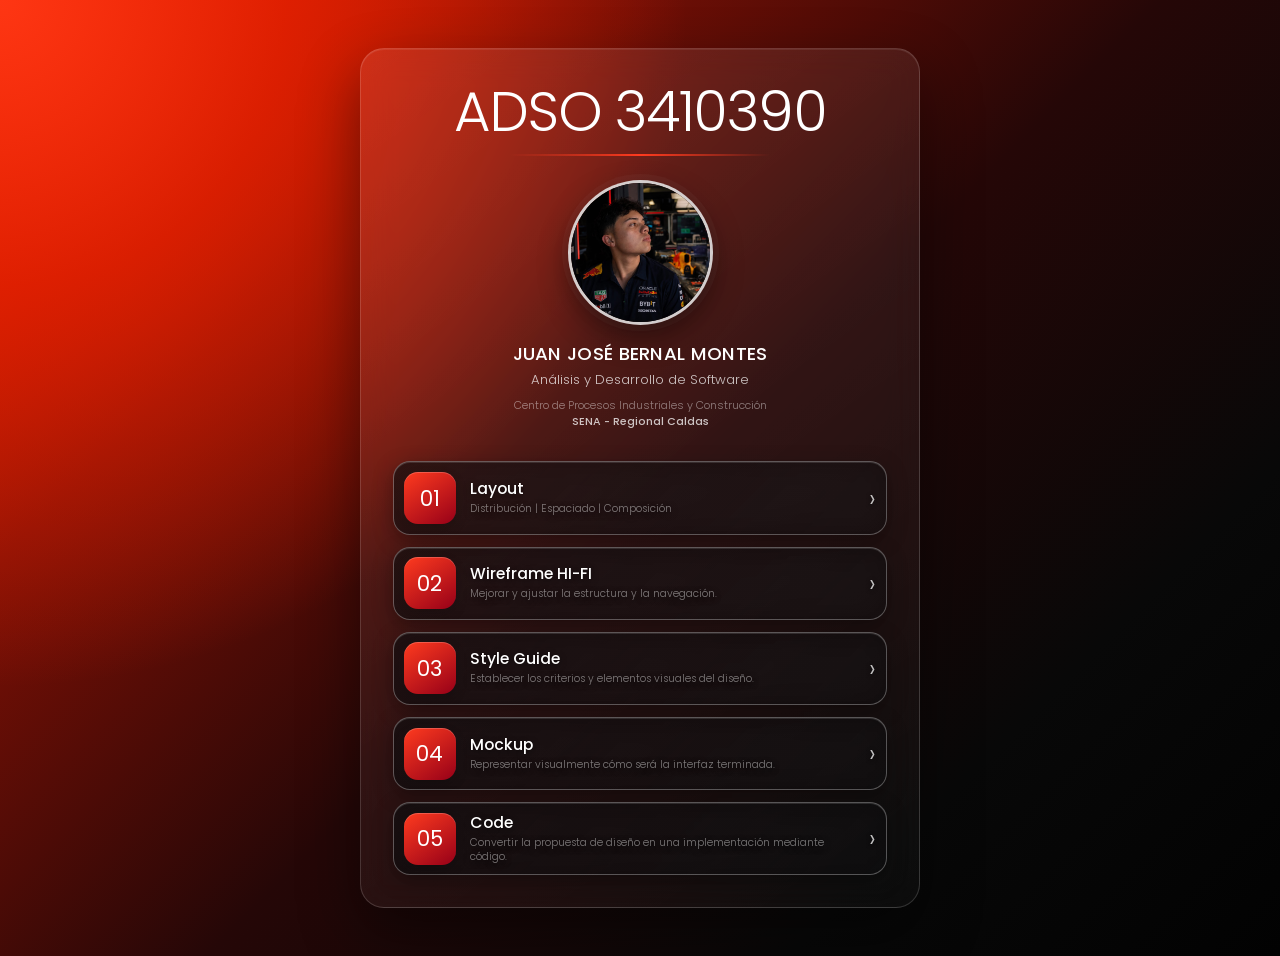
<file: index.html>
<!DOCTYPE html>
<html lang="es">
<head>
    <meta charset="UTF-8">
    <meta name="viewport" content="width=device-width, initial-scale=1.0">
    <title>ADSO 3410390</title>
    <meta name="description" content="ADSO 3410390 — Juan José Bernal Montes. Análisis y Desarrollo de Software en el Centro de Procesos Industriales y Construcción del SENA.">
    <link rel="icon" href="data:image/svg+xml,%3Csvg xmlns='http://www.w3.org/2000/svg' viewBox='0 0 32 32'%3E%3Ccircle cx='16' cy='16' r='14' fill='%23E10600'/%3E%3C/svg%3E">
    <link rel="stylesheet" href="src/css/master.css">
</head>
<body class="mainmenu">
    <!-- Fondo decorativo: video local sin audio, en bucle y detrás del contenido -->
    <div class="video-bg" aria-label="Fondo decorativo" aria-hidden="true">
        <video class="video-bg__media" autoplay muted loop playsinline src="src/imgs/videoFondo.mp4"></video>
    </div>

    <main>
        <header>
            <h1>ADSO 3410390</h1>
            <img src="src/imgs/profile.png" alt="Foto de Juan José Bernal Montes">
            <h2>Juan José Bernal Montes</h2>
            <h3>Análisis y Desarrollo de Software</h3>
            <h4>Centro de Procesos Industriales y Construcción</h4>
            <h5>SENA - Regional Caldas</h5>
        </header>
        <nav>
            <ul>
                <li>
                    <a href="01-layout/index.html">
                        <span>01</span>
                        <aside>
                            <h3>Layout</h3>
                            <small>Distribución | Espaciado | Composición</small>
                        </aside>
                    </a>
                </li>
                <li>
                    <a href="01-layout/wireframeHIFI.html">
                        <span>02</span>
                        <aside>
                            <h3>Wireframe HI-FI</h3>
                            <small>Mejorar y ajustar la estructura y la navegación.</small>
                        </aside>
                    </a>
                </li>
                <li>
                    <a href="01-layout/stylesGuide.html">
                        <span>03</span>
                        <aside>
                            <h3>Style Guide</h3>
                            <small>Establecer los criterios y elementos visuales del diseño.</small>
                        </aside>
                    </a>
                </li>
                <li>
                    <a href="01-layout/mockup.html">
                        <span>04</span>
                        <aside>
                            <h3>Mockup</h3>
                            <small>Representar visualmente cómo será la interfaz terminada.</small>
                        </aside>
                    </a>
                </li>
                <li>
                    <a href="01-layout/code/code.html">
                        <span>05</span>
                        <aside>
                            <h3>Code</h3>
                            <small>Convertir la propuesta de diseño en una implementación mediante código.</small>
                        </aside>
                    </a>
                </li>
            </ul>
        </nav>
    </main>
</body>
</html>
</file>
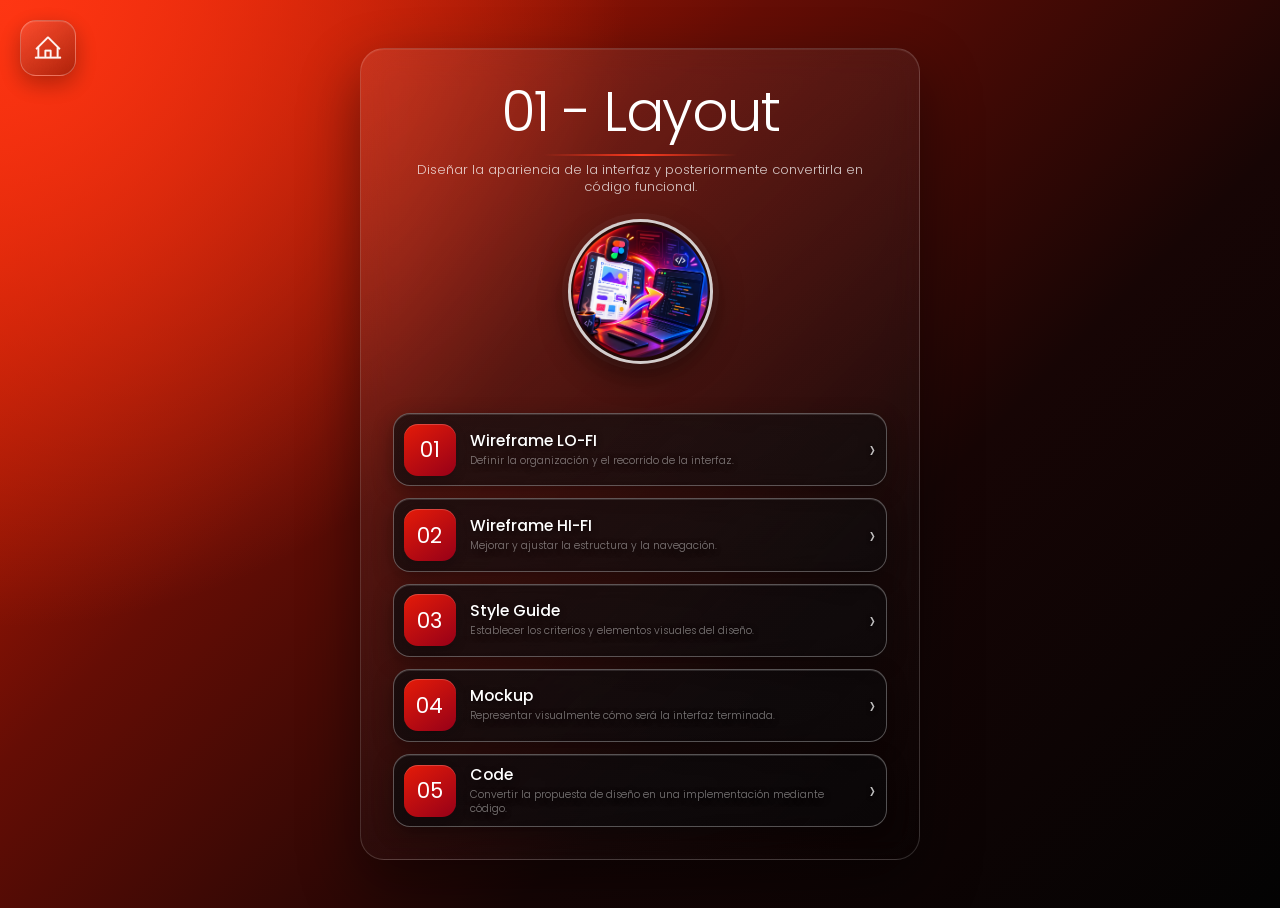
<file: 01-layout/index.html>
<!doctype html>
<html lang="es">
  <head>
    <meta charset="UTF-8" />
    <meta name="viewport" content="width=device-width, initial-scale=1.0" />
    <title>01 - Layout</title>
    <link rel="stylesheet" href="../src/css/master.css" />
  </head>
  <body class="mainmenu layout">
    <nav class="home">
      <a href="../index.html" aria-label="Volver al inicio">
        <svg
          xmlns="http://www.w3.org/2000/svg"
          width="32"
          height="32"
          fill="#fff"
          viewBox="0 0 256 256"
        >
          <path
            d="M240,208H224V136l2.34,2.34A8,8,0,0,0,237.66,127L139.31,28.68a16,16,0,0,0-22.62,0L18.34,127a8,8,0,0,0,11.32,11.31L32,136v72H16a8,8,0,0,0,0,16H240a8,8,0,0,0,0-16ZM48,120l80-80,80,80v88H160V152a8,8,0,0,0-8-8H104a8,8,0,0,0-8,8v56H48Zm96,88H112V160h32Z"
          ></path>
        </svg>
      </a>
    </nav>
    <main>
      <header>
        <h1>01 - Layout</h1>
        <h3>
          Diseñar la apariencia de la interfaz y posteriormente convertirla en código funcional.
        </h3>
        <img src="../src/imgs/Logo%20Figma.png" alt="Logo de Figma" />
      </header>
      <nav>
        <ul>
          <li>
            <a href="wireframeLOFI.html">
              <span>01</span>
              <aside>
                <h3>Wireframe LO-FI</h3>
                <small>Definir la organización y el recorrido de la interfaz.</small>
              </aside>
            </a>
          </li>
          <li>
            <a href="wireframeHIFI.html">
              <span>02</span>
              <aside>
                <h3>Wireframe HI-FI</h3>
                <small>Mejorar y ajustar la estructura y la navegación.</small>
              </aside>
            </a>
          </li>
          <li>
            <a href="stylesGuide.html">
              <span>03</span>
              <aside>
                <h3>Style Guide</h3>
                <small>Establecer los criterios y elementos visuales del diseño.</small>
              </aside>
            </a>
          </li>
          <li>
            <a href="mockup.html">
              <span>04</span>
              <aside>
                <h3>Mockup</h3>
                <small>Representar visualmente cómo será la interfaz terminada.</small>
              </aside>
            </a>
          </li>
          <li>
            <a href="code/code.html">
              <span>05</span>
              <aside>
                <h3>Code</h3>
                <small>Convertir la propuesta de diseño en una implementación mediante código.</small>
              </aside>
            </a>
          </li>
        </ul>
      </nav>
    </main>
  </body>
</html>
</file>
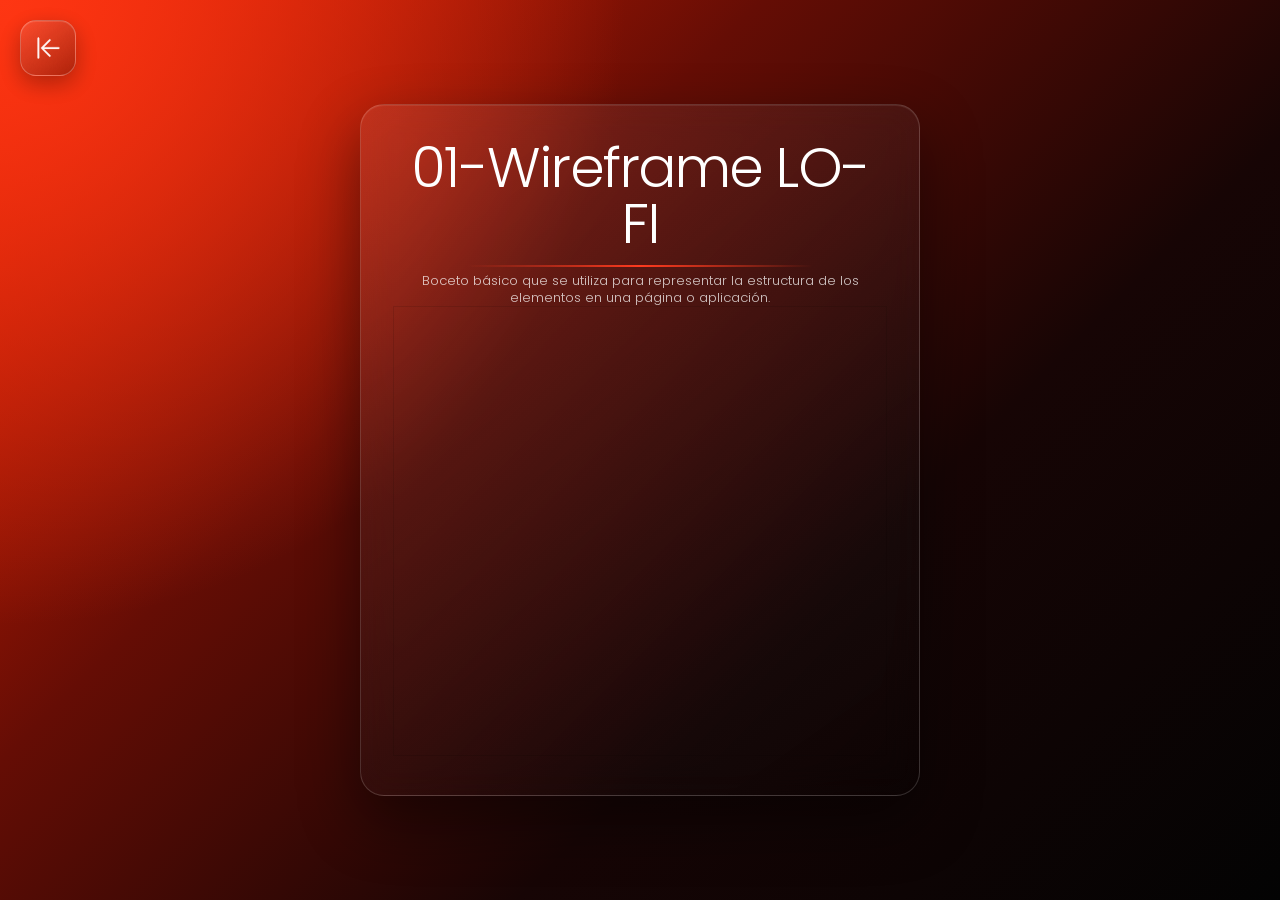
<file: 01-layout/01-wireframe/index.html>
<!doctype html>
<html lang="en">
  <head>
    <meta charset="UTF-8" />
    <meta name="viewport" content="width=device-width, initial-scale=1.0" />
    <title>01-Layout</title>
    <link rel="stylesheet" href="../../src/css/master.css" />
  </head>
  <body class="mainmenu layout">
    <nav class="back">
      <a href="../index.html">
        
        <svg 
        xmlns="http://www.w3.org/2000/svg" 
        width="32" 
        height="32" 
        fill="#fff" 
        viewBox="0 0 256 256">
        <path 
        d="M232,128a8,8,0,0,1-8,8H91.31l58.35,58.34a8,8,0,0,1-11.32,11.32l-72-72a8,8,0,0,1,0-11.32l72-72a8,8,0,0,1,11.32,11.32L91.31,120H224A8,8,0,0,1,232,128ZM40,32a8,8,0,0,0-8,8V216a8,8,0,0,0,16,0V40A8,8,0,0,0,40,32Z"
        ></path></svg>
      </a>
    </nav>
    <main>
      <header>
        <h1>01-Wireframe LO-FI</h1>
        <h3>
          Boceto básico que se utiliza para representar la estructura de los elementos en una página o aplicación.
        </h3>
      </header>
      <section>
        <iframe style="border: 1px solid rgba(0, 0, 0, 0.1);" width="100%" height="450" src="https://embed.figma.com/design/miHr9LGb8EldFhn8uHfkqL/Sin-t%C3%ADtulo?node-id=0-1&embed-host=share" allowfullscreen></iframe>
      </section>
    </main>
  </body>
</html>
</file>
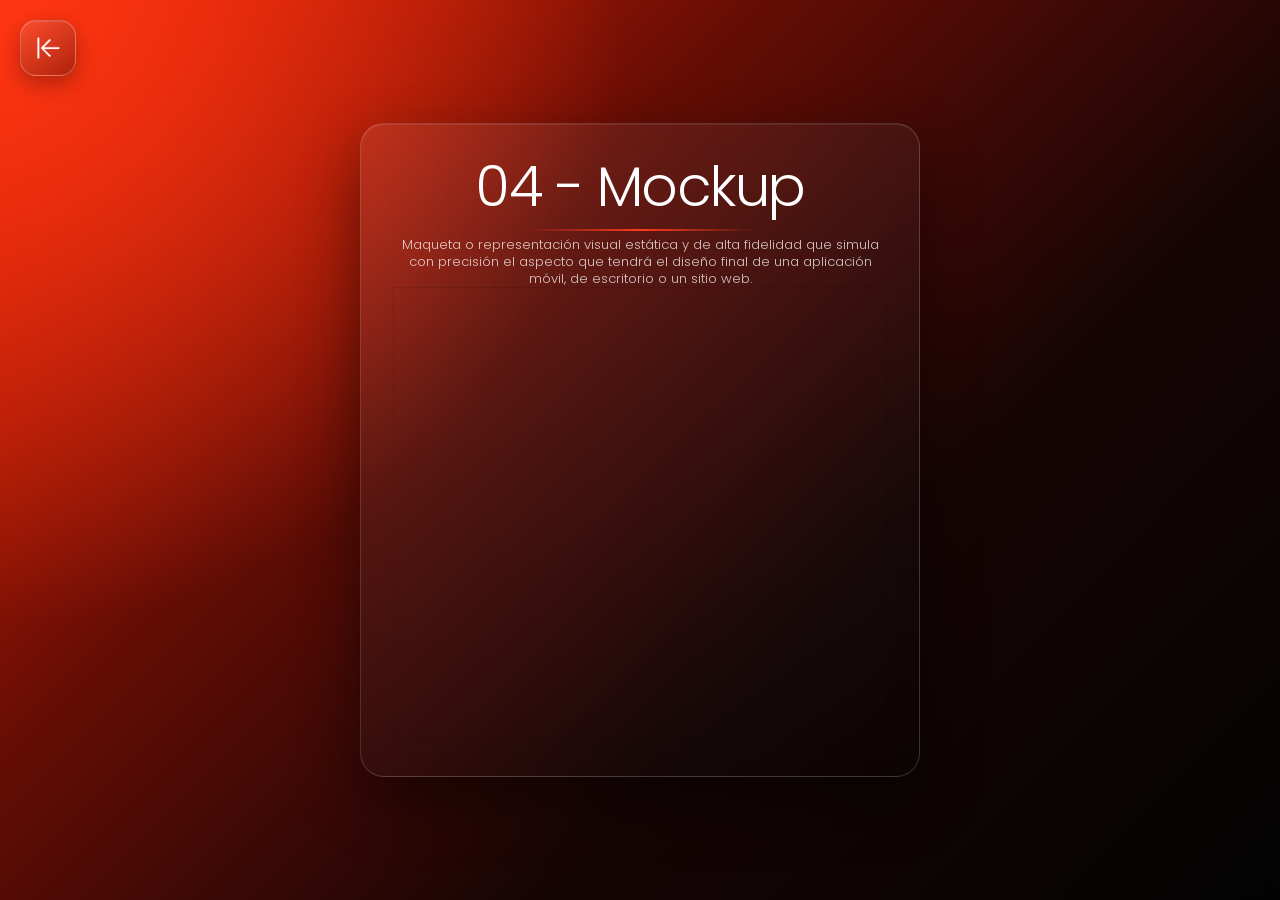
<file: 01-layout/mockup.html>
<!doctype html>
<html lang="es">
  <head>
    <meta charset="UTF-8" />
    <meta name="viewport" content="width=device-width, initial-scale=1.0" />
    <meta name="description" content="Mockup del PIT STOP CAFÉ BAR — Representación visual de la interfaz terminada." />
    <title>04 - Mockup</title>
    <link rel="stylesheet" href="../src/css/master.css" />
  </head>
  <body class="mainmenu layout">
    <nav class="back">
      <a href="index.html">
        
        <svg 
        xmlns="http://www.w3.org/2000/svg" 
        width="32" 
        height="32" 
        fill="#fff" 
        viewBox="0 0 256 256">
        <path 
        d="M232,128a8,8,0,0,1-8,8H91.31l58.35,58.34a8,8,0,0,1-11.32,11.32l-72-72a8,8,0,0,1,0-11.32l72-72a8,8,0,0,1,11.32,11.32L91.31,120H224A8,8,0,0,1,232,128ZM40,32a8,8,0,0,0-8,8V216a8,8,0,0,0,16,0V40A8,8,0,0,0,40,32Z"
        ></path></svg>
      </a>
    </nav>
    <main>
      <header>
        <h1>04 - Mockup</h1>
        <h3>
          Maqueta o representación visual estática y de alta fidelidad que simula con precisión el aspecto que tendrá el diseño final de una aplicación móvil, de escritorio o un sitio web.
        </h3>
      </header>
      <section>
        <iframe title="Mockup — Figma" style="border: 1px solid rgba(0, 0, 0, 0.1);" width="100%" height="450" src="https://embed.figma.com/design/miHr9LGb8EldFhn8uHfkqL/Sin-t%C3%ADtulo?node-id=57-268&embed-host=share" allowfullscreen></iframe>
      </section>
    </main>
  </body>
</html>
</file>
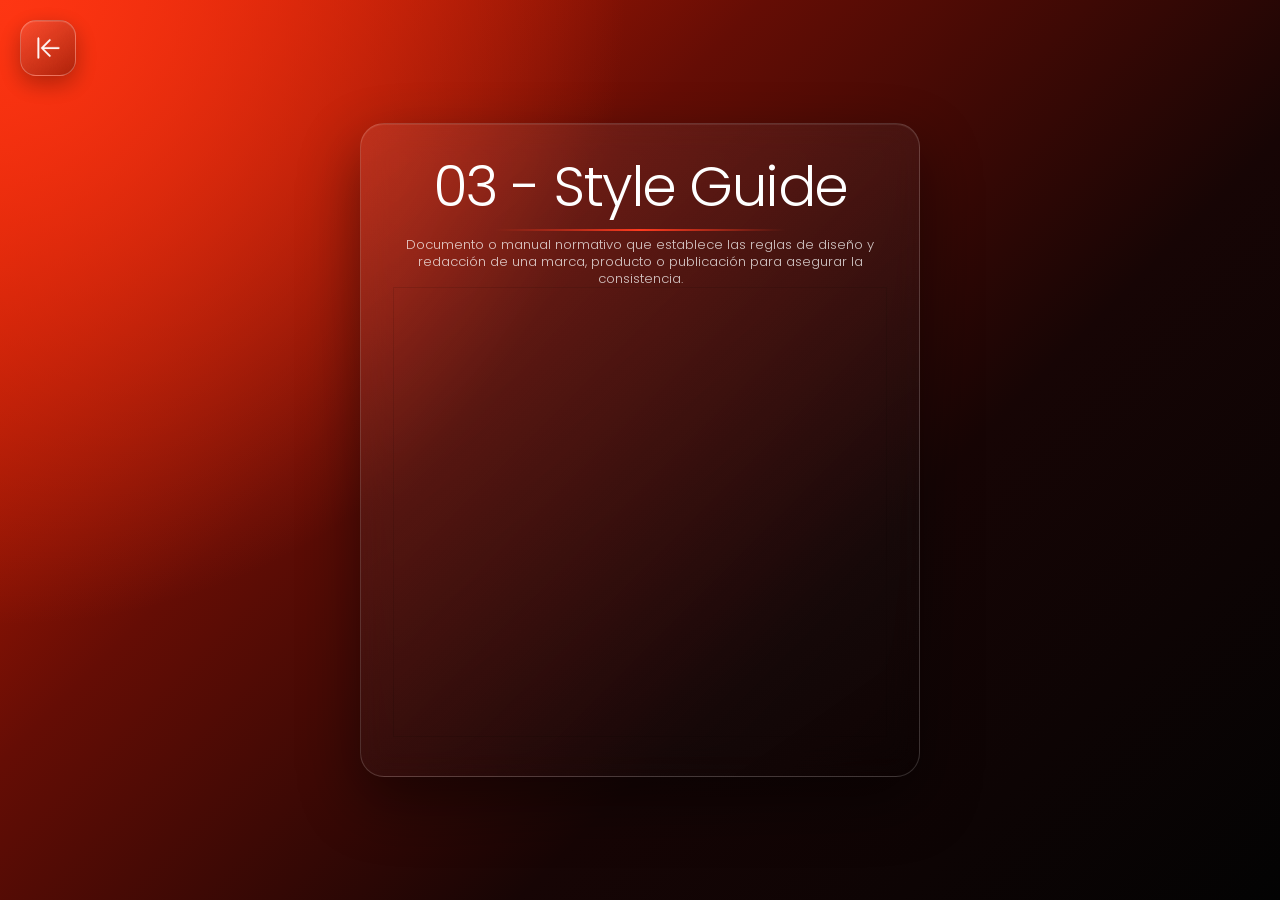
<file: 01-layout/stylesGuide.html>
<!doctype html>
<html lang="es">
  <head>
    <meta charset="UTF-8" />
    <meta name="viewport" content="width=device-width, initial-scale=1.0" />
    <meta name="description" content="Style Guide del PIT STOP CAFÉ BAR — Criterios y elementos visuales de la marca." />
    <title>03 - Style Guide</title>
    <link rel="stylesheet" href="../src/css/master.css" />
  </head>
  <body class="mainmenu layout">
    <nav class="back">
      <a href="index.html">
        <svg 
        xmlns="http://www.w3.org/2000/svg" 
        width="32" 
        height="32" 
        fill="#fff" 
        viewBox="0 0 256 256">
        <path 
        d="M232,128a8,8,0,0,1-8,8H91.31l58.35,58.34a8,8,0,0,1-11.32,11.32l-72-72a8,8,0,0,1,0-11.32l72-72a8,8,0,0,1,11.32,11.32L91.31,120H224A8,8,0,0,1,232,128ZM40,32a8,8,0,0,0-8,8V216a8,8,0,0,0,16,0V40A8,8,0,0,0,40,32Z"
        ></path>
        </svg>
      </a>
    </nav>
    <main>
      <header>
        <h1>03 - Style Guide</h1>
        <h3>
          Documento o manual normativo que establece las reglas de diseño y redacción de una marca, producto o publicación para asegurar la consistencia.
        </h3>
      </header>
      <section>
        <iframe title="Style Guide — Figma" style="border: 1px solid rgba(0, 0, 0, 0.1);" width="100%" height="450" src="https://embed.figma.com/design/miHr9LGb8EldFhn8uHfkqL/Sin-t%C3%ADtulo?node-id=108-152&embed-host=share" allowfullscreen></iframe>
      </section>
    </main>
  </body>
</html>
</file>
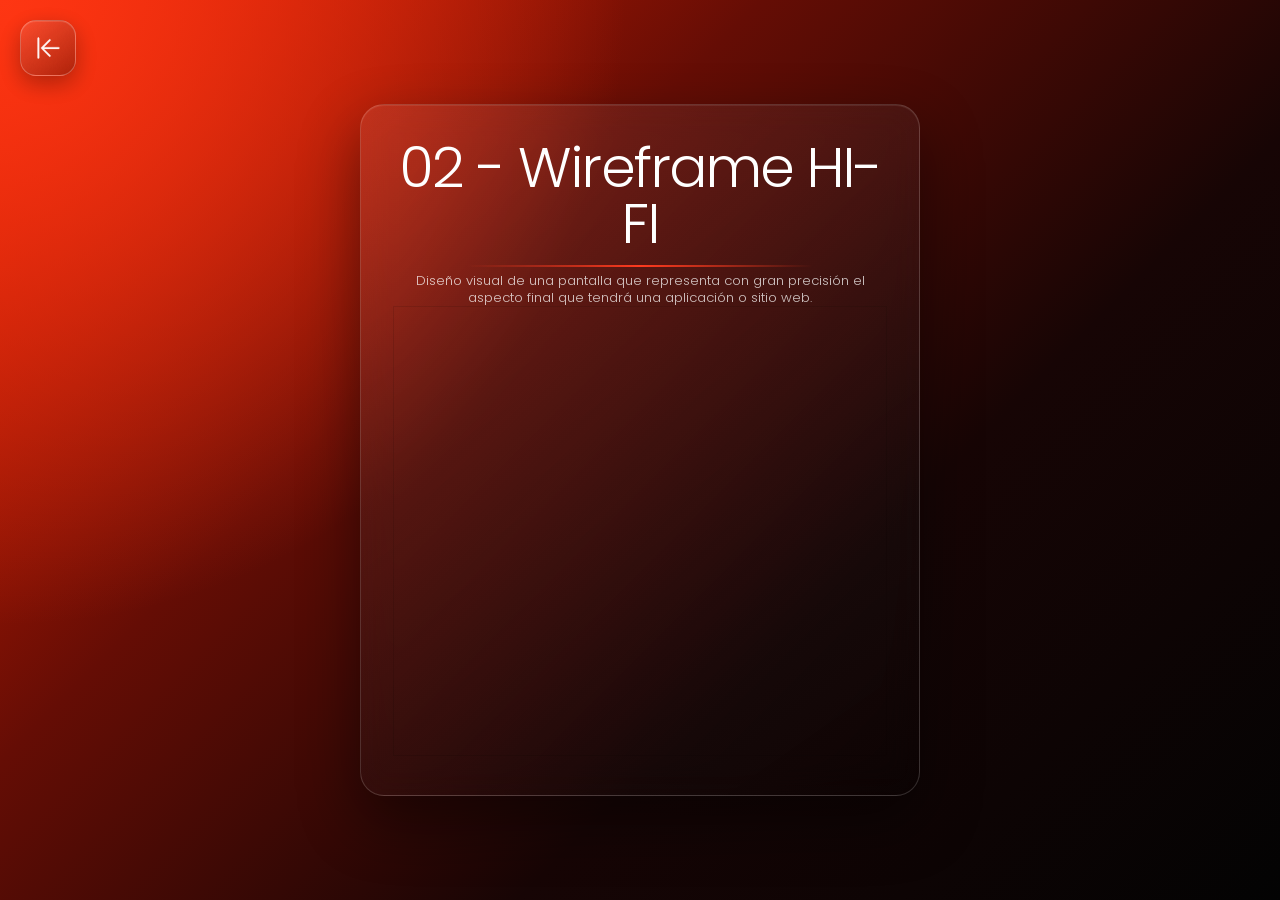
<file: 01-layout/wireframeHIFI.html>
<!doctype html>
<html lang="es">
  <head>
    <meta charset="UTF-8" />
    <meta name="viewport" content="width=device-width, initial-scale=1.0" />
    <meta name="description" content="Wireframe HI-FI del PIT STOP CAFÉ BAR — Diseño visual de alta fidelidad de la interfaz." />
    <title>02 - Wireframe HI-FI</title>
    <link rel="stylesheet" href="../src/css/master.css" />
  </head>
  <body class="mainmenu layout">
    <nav class="back">
      <a href="index.html">
        
        <svg 
        xmlns="http://www.w3.org/2000/svg" 
        width="32" 
        height="32" 
        fill="#fff" 
        viewBox="0 0 256 256">
        <path 
        d="M232,128a8,8,0,0,1-8,8H91.31l58.35,58.34a8,8,0,0,1-11.32,11.32l-72-72a8,8,0,0,1,0-11.32l72-72a8,8,0,0,1,11.32,11.32L91.31,120H224A8,8,0,0,1,232,128ZM40,32a8,8,0,0,0-8,8V216a8,8,0,0,0,16,0V40A8,8,0,0,0,40,32Z"
        ></path></svg>
      </a>
    </nav>
    <main>
      <header>
        <h1>02 - Wireframe HI-FI</h1>
        <h3>
          Diseño visual de una pantalla que representa con gran precisión el aspecto final que tendrá una aplicación o sitio web.
        </h3>
      </header>
      <section>
        <iframe title="Wireframe HI-FI — Figma" style="border: 1px solid rgba(0, 0, 0, 0.1);" width="100%" height="450" src="https://embed.figma.com/design/miHr9LGb8EldFhn8uHfkqL/Sin-t%C3%ADtulo?node-id=57-268&embed-host=share" allowfullscreen></iframe>
      </section>
    </main>
  </body>
</html>
</file>
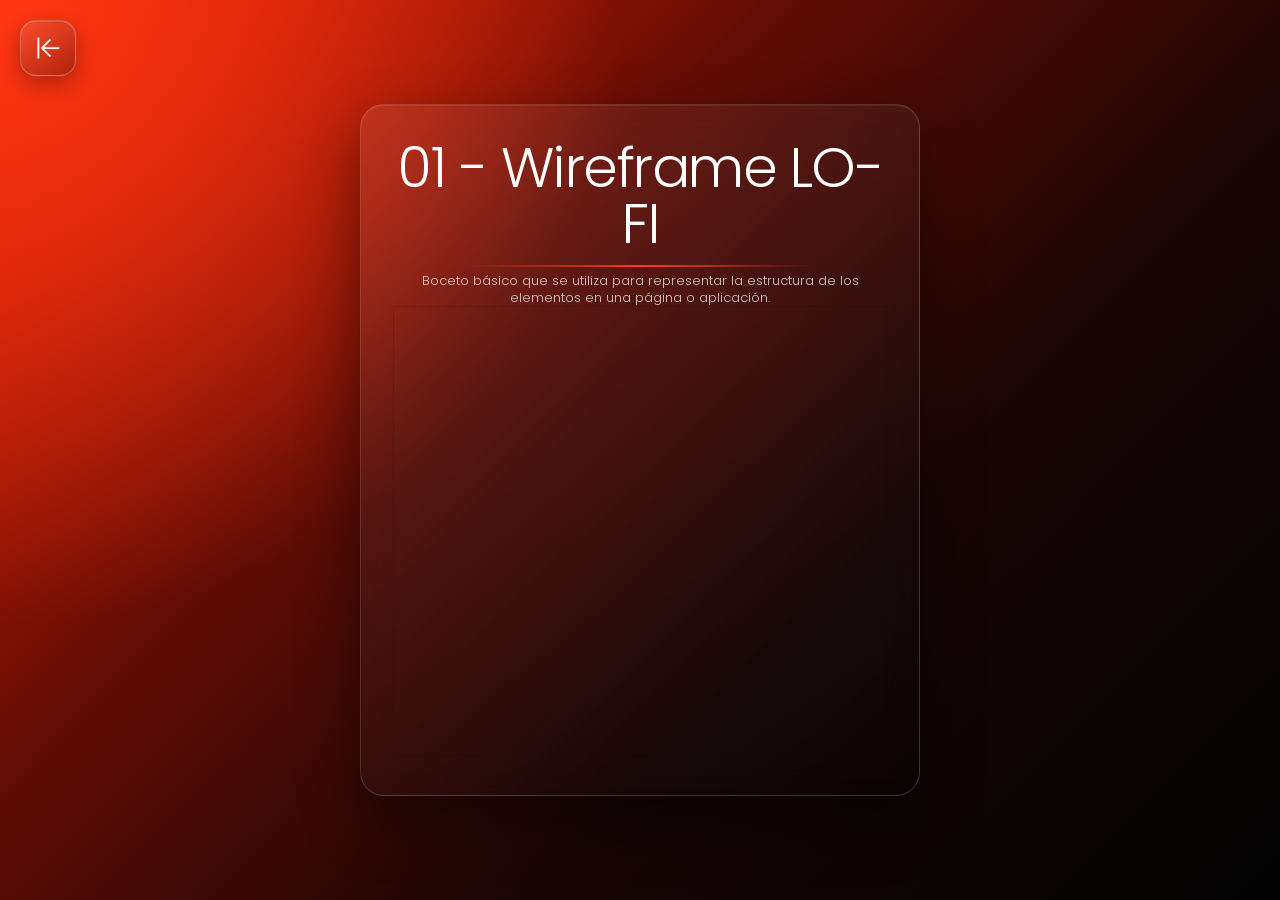
<file: 01-layout/wireframeLOFI.html>
<!doctype html>
<html lang="es">
  <head>
    <meta charset="UTF-8" />
    <meta name="viewport" content="width=device-width, initial-scale=1.0" />
    <meta name="description" content="Wireframe LO-FI del PIT STOP CAFÉ BAR — Definición de la organización y el recorrido de la interfaz." />
    <title>01 - Wireframe LO-FI</title>
    <link rel="stylesheet" href="../src/css/master.css" />
  </head>
  <body class="mainmenu layout">
    <nav class="back">
      <a href="index.html">
        
        <svg 
        xmlns="http://www.w3.org/2000/svg" 
        width="32" 
        height="32" 
        fill="#fff" 
        viewBox="0 0 256 256">
        <path 
        d="M232,128a8,8,0,0,1-8,8H91.31l58.35,58.34a8,8,0,0,1-11.32,11.32l-72-72a8,8,0,0,1,0-11.32l72-72a8,8,0,0,1,11.32,11.32L91.31,120H224A8,8,0,0,1,232,128ZM40,32a8,8,0,0,0-8,8V216a8,8,0,0,0,16,0V40A8,8,0,0,0,40,32Z"
        ></path></svg>
      </a>
    </nav>
    <main>
      <header>
        <h1>01 - Wireframe LO-FI</h1>
        <h3>
          Boceto básico que se utiliza para representar la estructura de los elementos en una página o aplicación.
        </h3>
      </header>
      <section>
        <iframe title="Wireframe LO-FI — Figma" style="border: 1px solid rgba(0, 0, 0, 0.1);" width="100%" height="450" src="https://embed.figma.com/design/miHr9LGb8EldFhn8uHfkqL/Sin-t%C3%ADtulo?node-id=0-1&embed-host=share" allowfullscreen></iframe>
      </section>
    </main>
  </body>
</html>
</file>
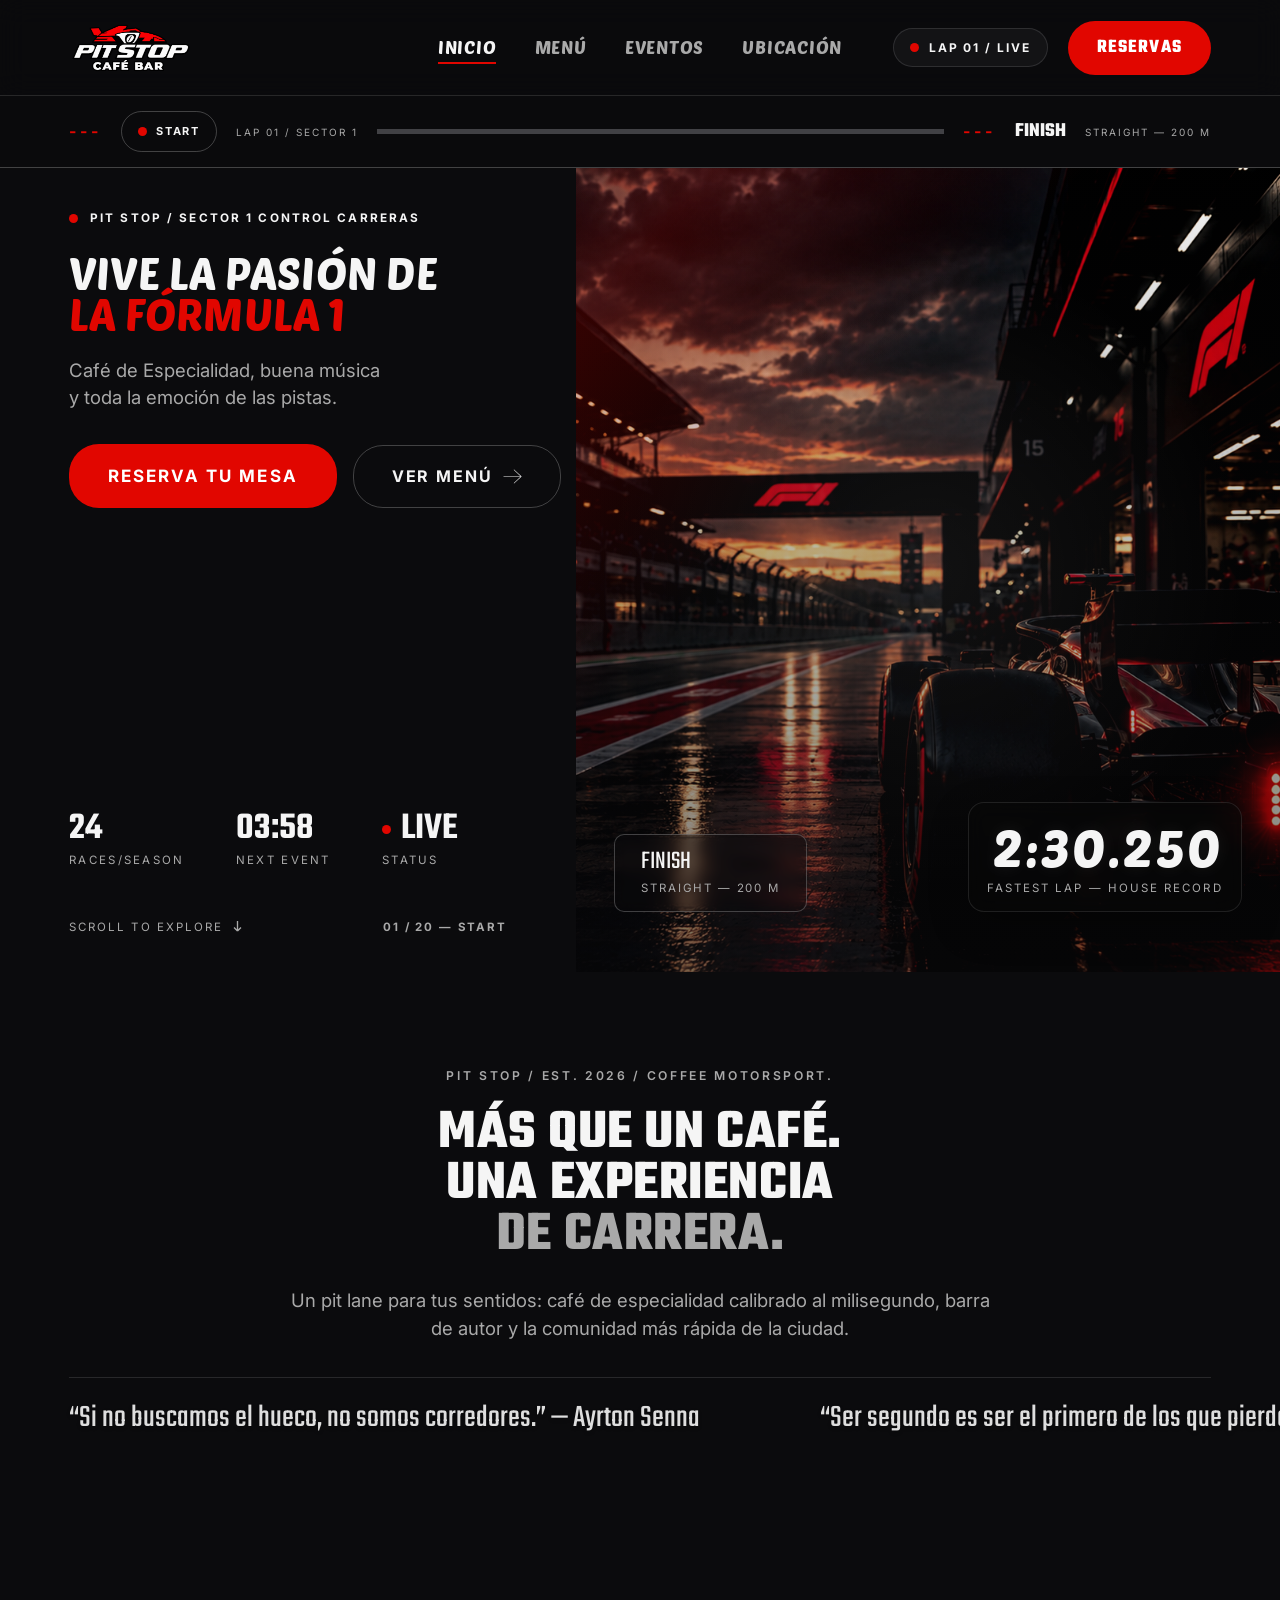
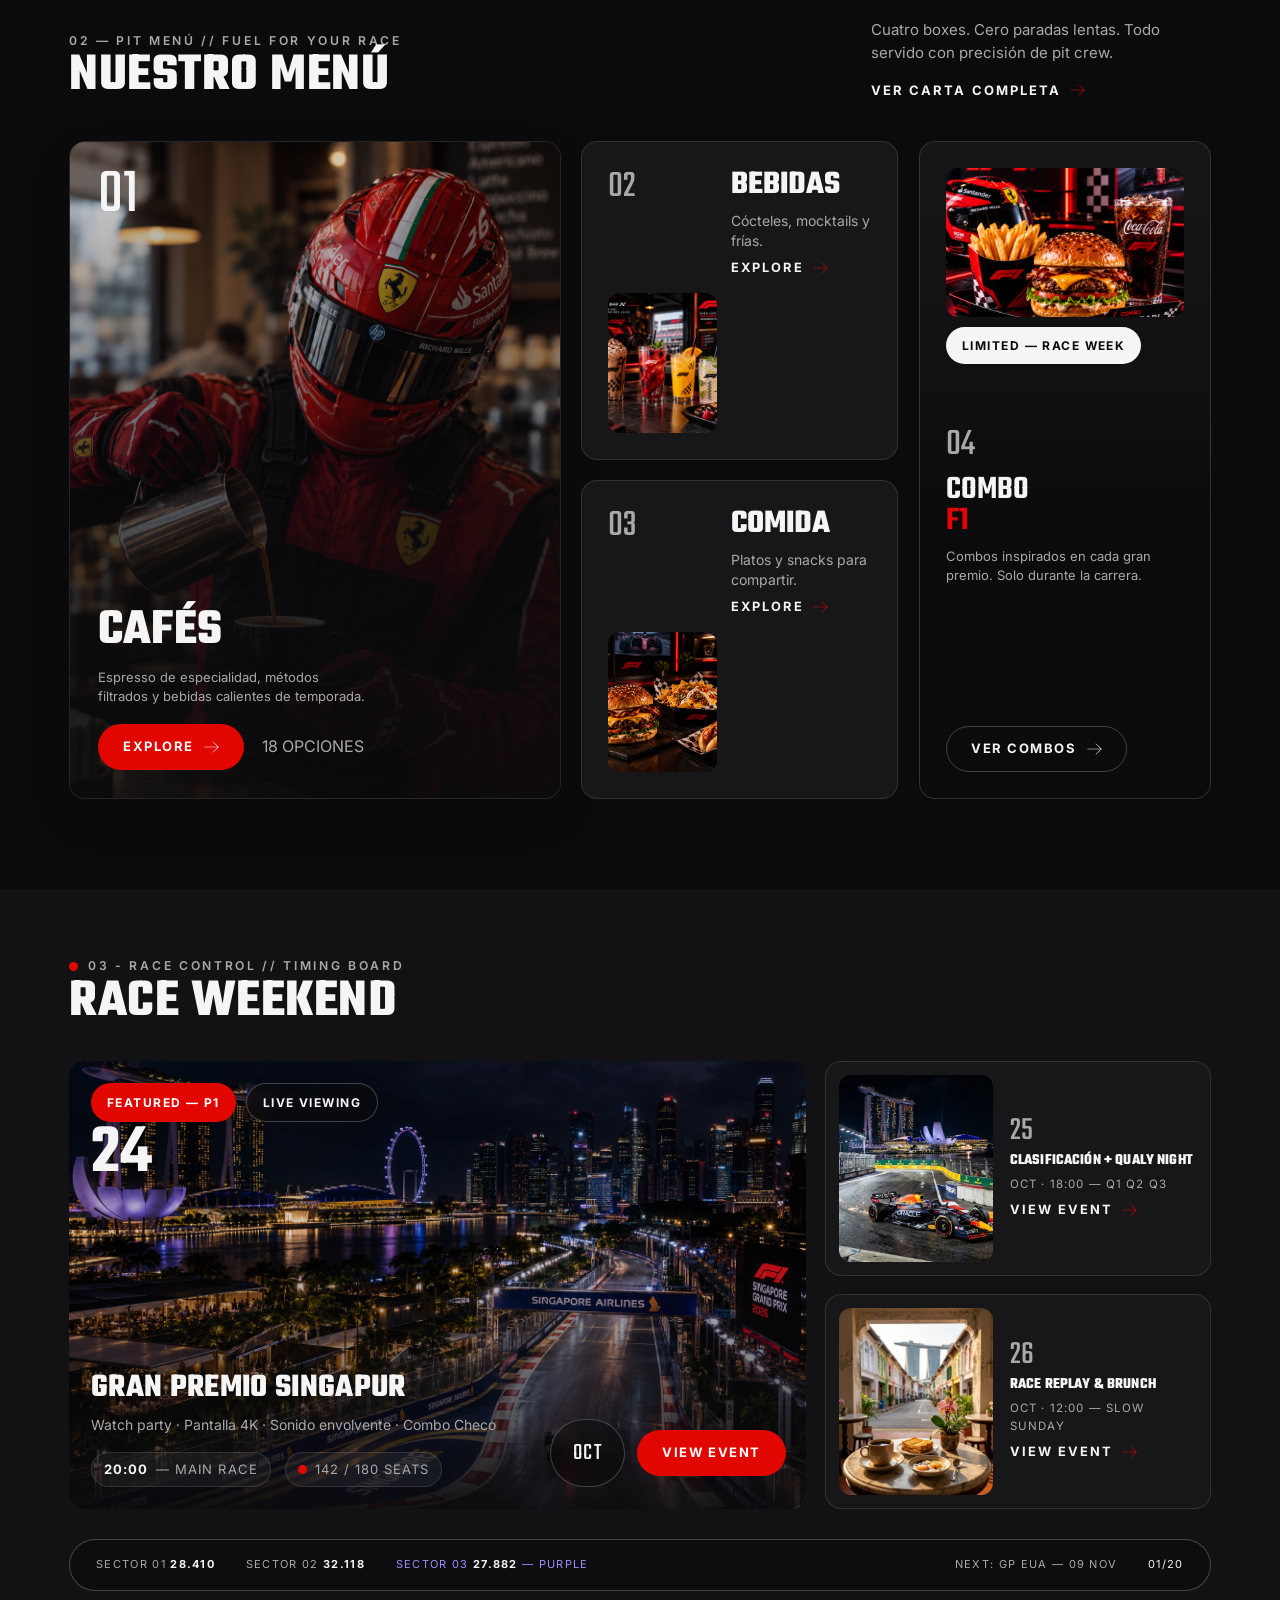
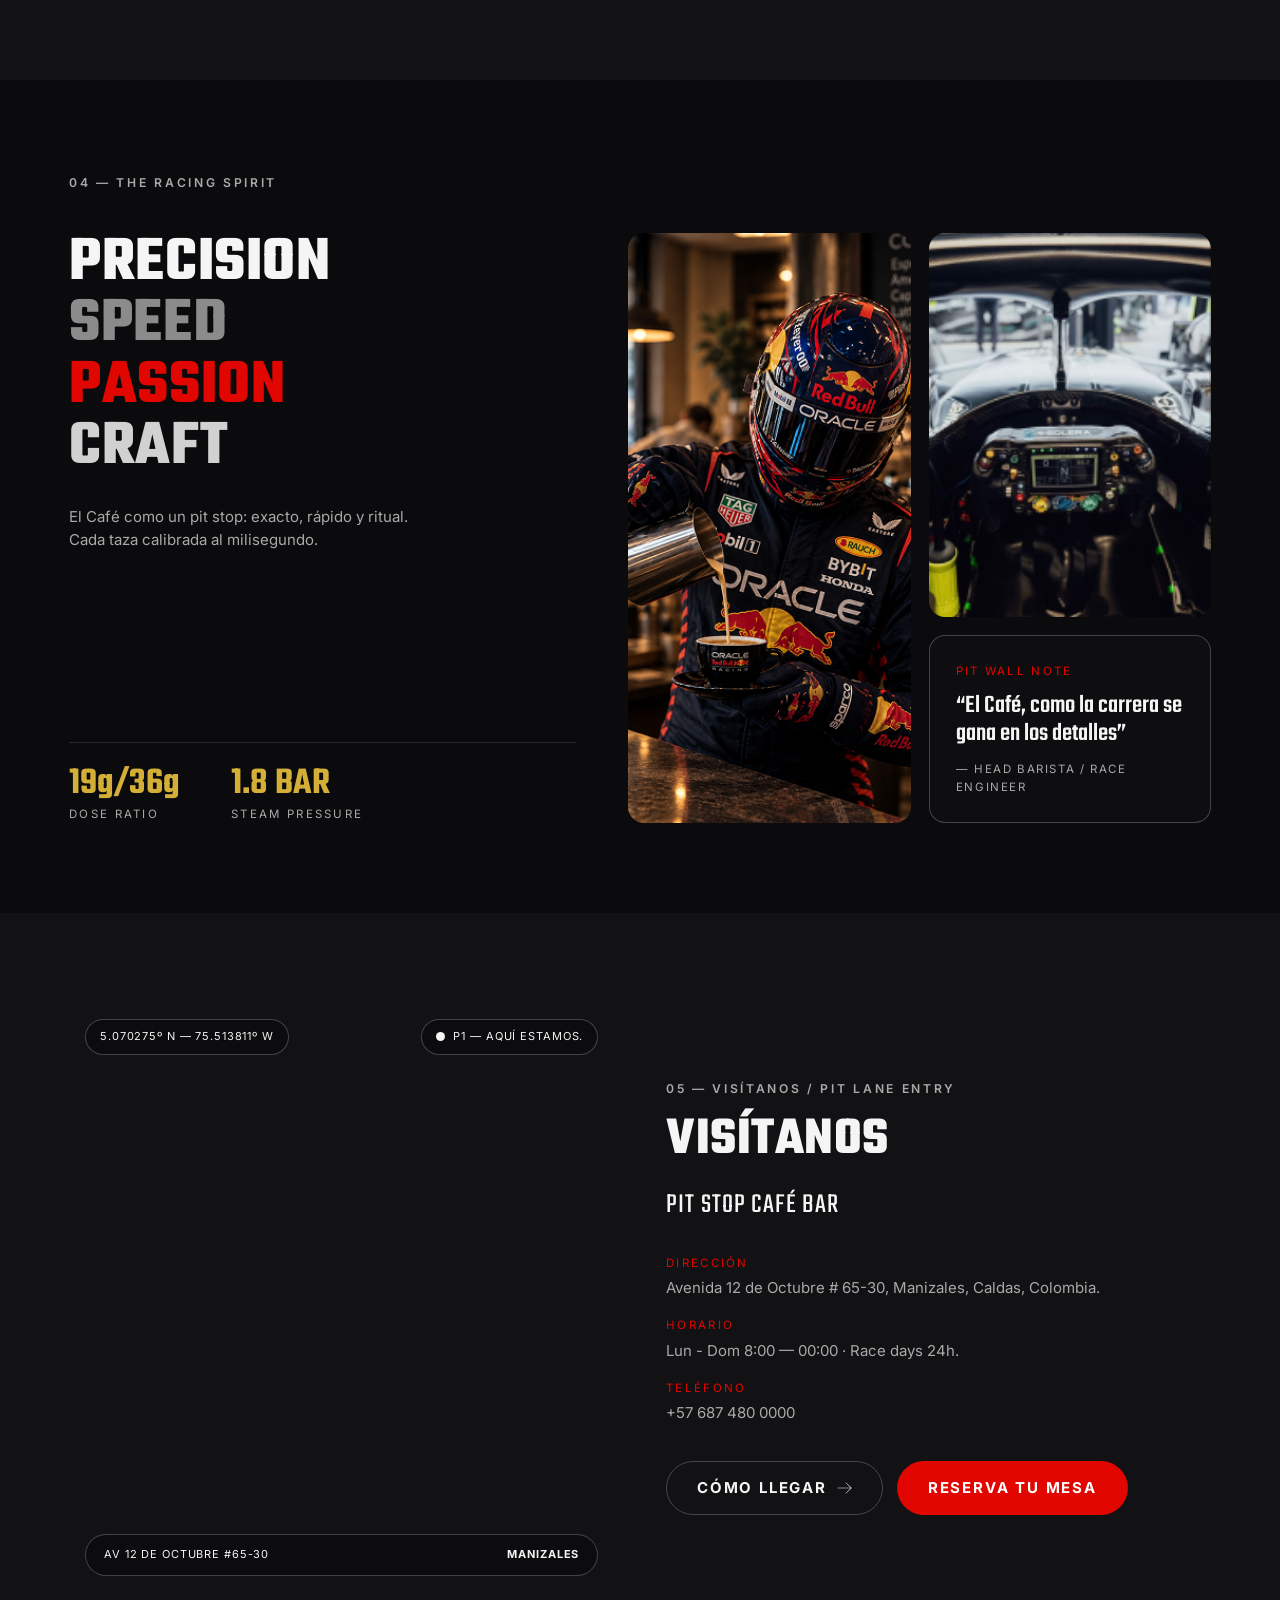
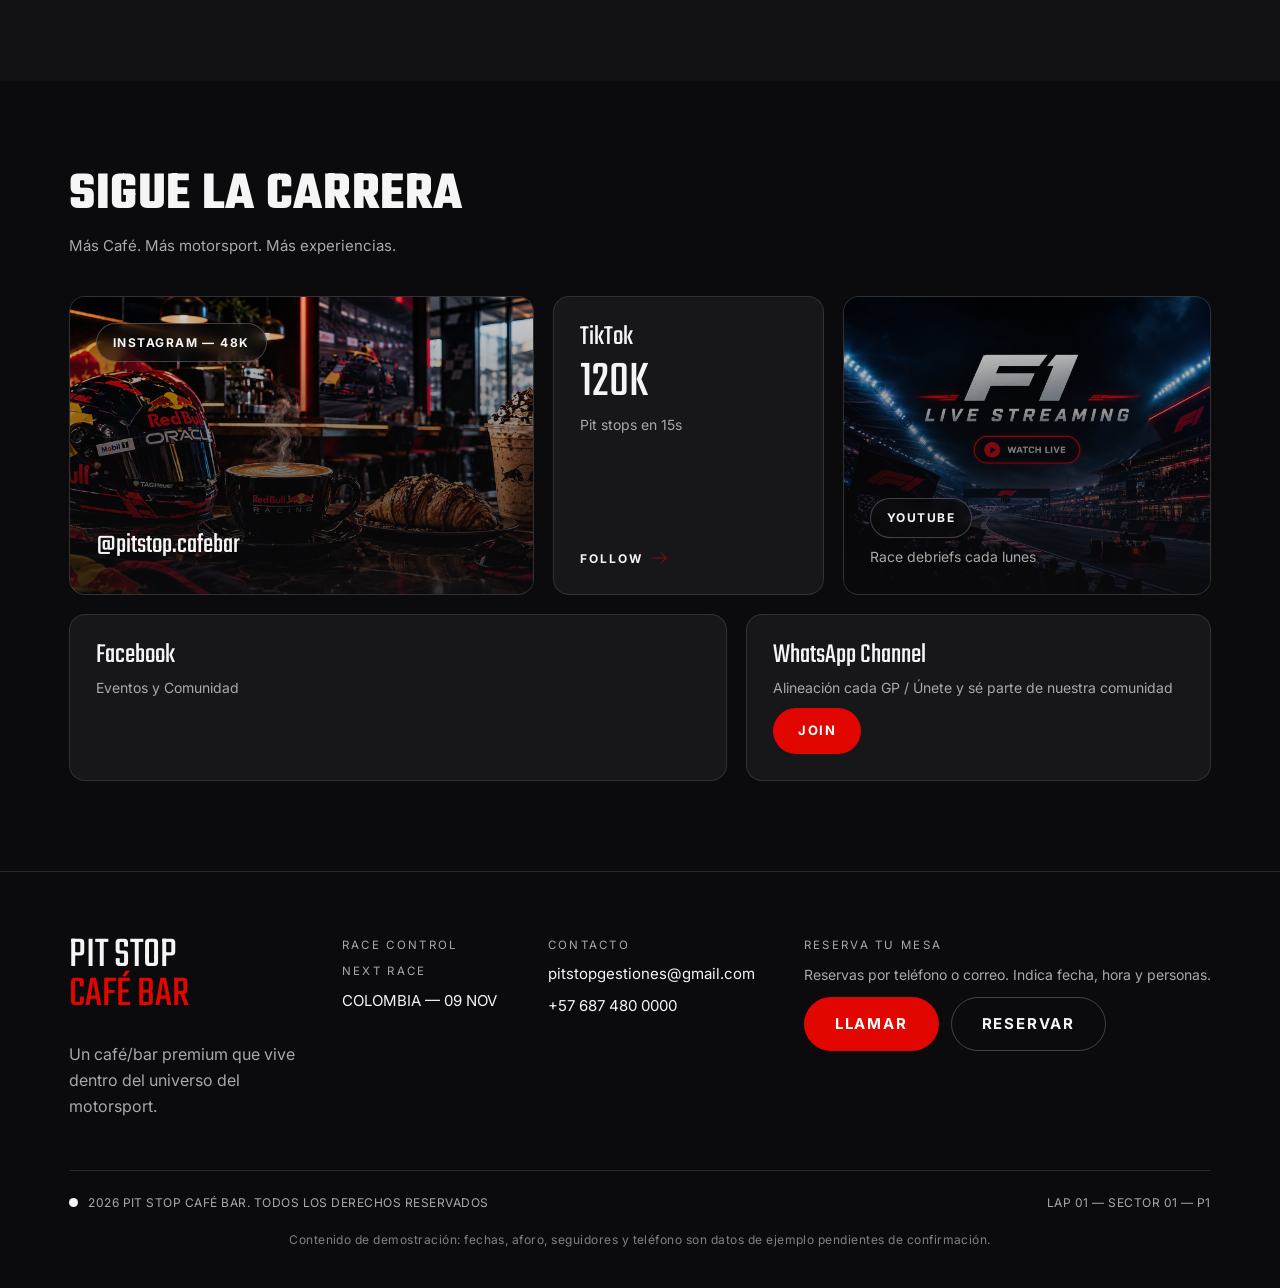
<file: 01-layout/code/code.html>
<!DOCTYPE html>
<html lang="es">
<head>
    <meta charset="UTF-8">
    <meta name="viewport" content="width=device-width, initial-scale=1.0">
    <meta name="description" content="PIT STOP CAFÉ BAR — Café de especialidad y motorsport. Vive la pasión de la Fórmula 1 con café calibrado al milisegundo.">
    <title>PIT STOP CAFÉ BAR</title>
    <link rel="icon" href="data:image/svg+xml,%3Csvg xmlns='http://www.w3.org/2000/svg' viewBox='0 0 32 32'%3E%3Ccircle cx='16' cy='16' r='14' fill='%23E10600'/%3E%3C/svg%3E">
    <link rel="preconnect" href="https://fonts.googleapis.com">
    <link rel="preconnect" href="https://fonts.gstatic.com" crossorigin>
    <link href="https://fonts.googleapis.com/css2?family=Inter:wght@400;500;600;700;800&amp;family=Poetsen+One&amp;family=Teko:wght@400;500;600;700&amp;display=swap" rel="stylesheet">
    <link rel="stylesheet" href="src/css/style.css">
</head>
<body>
    <a class="skip-link" href="#contenido">Saltar al contenido principal</a>
    <span id="inicio" class="anchor-top" aria-hidden="true"></span>
    <div class="page">

        <!-- ================= HEADER ================= -->
        <header class="header">
            <a class="brand" href="#inicio" aria-label="Pit Stop Café Bar">
                <img class="brand__mark" src="src/imgs/logoPITSTOP.png" alt="" width="130" height="62">
            </a>

            <nav class="nav" id="primary-nav" aria-label="Principal">
                <a href="#inicio" aria-current="page">INICIO</a>
                <a href="#menu">MENÚ</a>
                <a href="#eventos">EVENTOS</a>
                <a href="#ubicacion">UBICACIÓN</a>
            </nav>

            <div class="header__right">
                <span class="live-tag"><span class="dot dot--red"></span>LAP 01 / LIVE</span>
                <button class="btn btn--primary header__reserva" data-action="reserva" type="button">RESERVAS</button>
                <button class="nav-toggle" aria-label="Abrir menú" aria-controls="primary-nav" aria-expanded="false">
                    <span></span><span></span><span></span>
                </button>
            </div>
        </header>

<!-- Indicador de recorrido: permanece bajo la navegación y avanza con el scroll -->
<div class="race-progress" id="race-progress" role="progressbar" aria-label="Progreso de recorrido por la página" aria-valuemin="0" aria-valuemax="100" aria-valuenow="0">
  <span class="race-progress__dash" aria-hidden="true">---</span>
  <span class="race-progress__start"><i aria-hidden="true"></i> START</span>
  <span class="race-progress__label">LAP 01 / SECTOR 1</span>
  <span class="race-progress__track" aria-hidden="true"><span class="race-progress__fill" id="race-progress-fill"></span></span>
  <span class="race-progress__dash" aria-hidden="true">---</span>
  <strong class="race-progress__finish">FINISH</strong>
  <span class="race-progress__distance">STRAIGHT — 200 M</span>
</div>

        <main id="contenido" tabindex="-1">

            <!-- ================= HERO ================= -->
            <section class="hero">
                <div class="hero__panel">
                    <p class="eyebrow eyebrow--live"><span class="dot dot--red"></span>PIT STOP / SECTOR 1 CONTROL CARRERAS</p>
                    <h1 class="hero__title">
                        <span>VIVE LA PASIÓN DE</span>
                        <span class="hero__title-accent">LA FÓRMULA 1</span>
                    </h1>
                    <p class="hero__lead">Café de Especialidad, buena música y toda la emoción de las pistas.</p>
                    <div class="hero__actions">
                        <button class="btn btn--primary btn--lg" data-action="reserva" type="button">RESERVA TU MESA</button>
                        <a class="btn btn--ghost btn--lg" href="#menu">VER MENÚ
                            <svg class="ico" viewBox="0 0 19.233 15" aria-hidden="true"><use href="#ico-arrow"></use></svg>
                        </a>
                    </div>

                    <div class="hero__stats">
                        <div class="stat">
                            <span class="stat__value">24</span>
                            <span class="stat__label">RACES/SEASON</span>
                        </div>
                        <div class="stat">
                            <span class="stat__value stat__value--count" data-countdown="240" aria-live="polite">04:00</span>
                            <span class="stat__label">NEXT EVENT</span>
                        </div>
                        <div class="stat stat--status">
                            <span class="stat__value stat__value--live"><span class="dot dot--red"></span>LIVE</span>
                            <span class="stat__label">STATUS</span>
                        </div>
                    </div>

                    <span class="sr-only" id="lap-time-live" aria-live="polite"></span>
                    <div class="hero__foot">
                        <span class="hero__scroll">SCROLL TO EXPLORE
                            <svg class="ico ico--down" viewBox="0 0 6.73 9" aria-hidden="true"><path d="M3.365 0v7.5m0 0 2.6-2.6m-2.6 2.6L.76 4.9" fill="none" stroke="currentColor" stroke-width="1"/></svg>
                        </span>
                        <span class="hero__count">01 / 20 — START</span>
                    </div>
                </div>

                <div class="hero__media">
                    <img src="src/imgs/editorial-02.png" alt="Café y motorsport en Pit Stop Café Bar">
                    <div class="hero__timer">
                        <span class="hero__timer-value">2:28.410</span>
                        <span class="hero__timer-label">FASTEST LAP — HOUSE RECORD</span>
                    </div>
                    <div class="hero__sector">
                        <span class="hero__sector-title">FINISH</span>
                        <span class="hero__sector-sub">STRAIGHT — 200 M</span>
                    </div>
                </div>
            </section>

            <!-- ================= INTRO ================= -->
            <section class="section section--intro">
                <p class="eyebrow">PIT STOP / EST. 2026 / COFFEE MOTORSPORT.</p>
                <h2 class="title title--xl">
                    <span>MÁS QUE UN CAFÉ.</span>
                    <span>UNA EXPERIENCIA</span>
                    <span class="title__accent">DE CARRERA.</span>
                </h2>
                <p class="lead">Un pit lane para tus sentidos: café de especialidad calibrado al milisegundo, barra de autor y la comunidad más rápida de la ciudad.</p>

                <!-- Frases reales de corredores de F1 — ticker dinámico -->
                <div class="driver-quotes" aria-label="Frases de corredores de F1">
                    <div class="driver-quotes__track">
                        <p class="driver-quote">“Si no buscamos el hueco, no somos corredores.” — Ayrton Senna</p>
                        <p class="driver-quote">“Ser segundo es ser el primero de los que pierden.” — Ayrton Senna</p>
                        <p class="driver-quote">“La victoria te pertenece, solo tienes que alcanzarla.” — Michael Schumacher</p>
                        <p class="driver-quote">“No sueño con la victoria, sueño con el desafío.” — Lewis Hamilton</p>
                        <p class="driver-quote">“Si no buscas el riesgo, no eres un corredor.” — Niki Lauda</p>
                        <p class="driver-quote">“La perfección no existe, pero podemos perseguirla.” — Fernando Alonso</p>
                        <p class="driver-quote">“Los límites son como las carreras: están para superarlos.” — Max Verstappen</p>
                    </div>
                </div>
            </section>

            <!-- ================= MENU ================= -->
            <section class="section section--menu" id="menu">
                <div class="section__head">
                    <div>
                        <p class="eyebrow">02 — PIT MENÚ // FUEL FOR YOUR RACE</p>
                        <h2 class="title">NUESTRO MENÚ</h2>
                    </div>
                    <div class="section__head-right">
                        <p class="lead lead--sm">Cuatro boxes. Cero paradas lentas. Todo servido con precisión de pit crew.</p>
                    <a class="link-arrow" href="#menu">VER CARTA COMPLETA
                        <svg class="ico ico--sm" viewBox="0 0 19.233 15" aria-hidden="true"><use href="#ico-arrow"></use></svg>
                    </a>
                    </div>
                </div>

                <div class="menu-grid">
                    <article class="menu-feature">
                        <img class="menu-feature__img" src="src/imgs/menu-coffee.png" alt="Cafés de especialidad">
                        <span class="menu-num">01</span>
                        <div class="menu-feature__body">
                            <h3 class="menu-feature__title">CAFÉS</h3>
                            <p class="menu-feature__desc">Espresso de especialidad, métodos filtrados y bebidas calientes de temporada.</p>
                            <div class="menu-feature__row">
                                <a class="btn btn--primary btn--sm" href="#menu">EXPLORE
                                    <svg class="ico ico--sm" viewBox="0 0 19.233 15" aria-hidden="true"><use href="#ico-arrow"></use></svg>
                                </a>
                                <span class="muted">18 OPCIONES</span>
                            </div>
                        </div>
                    </article>

                    <div class="menu-col">
                        <article class="menu-item">
                            <span class="menu-num menu-num--sm">02</span>
                            <div class="menu-item__text">
                                <h3 class="menu-item__title">BEBIDAS</h3>
                                <p class="muted">Cócteles, mocktails y frías.</p>
                                <a class="link-arrow link-arrow--sm" href="#menu">EXPLORE
                                    <svg class="ico ico--sm" viewBox="0 0 19.233 15" aria-hidden="true"><use href="#ico-arrow"></use></svg>
                                </a>
                            </div>
                            <img class="menu-item__img" src="src/imgs/menu-bebidas.png" alt="Bebidas">
                        </article>

                        <article class="menu-item">
                            <span class="menu-num menu-num--sm">03</span>
                            <div class="menu-item__text">
                                <h3 class="menu-item__title">COMIDA</h3>
                                <p class="muted">Platos y snacks para compartir.</p>
                                <a class="link-arrow link-arrow--sm" href="#menu">EXPLORE
                                    <svg class="ico ico--sm" viewBox="0 0 19.233 15" aria-hidden="true"><use href="#ico-arrow"></use></svg>
                                </a>
                            </div>
                            <img class="menu-item__img" src="src/imgs/menu-comida.png" alt="Comida">
                        </article>
                    </div>

                    <article class="menu-combo">
                        <img class="menu-combo__img" src="src/imgs/menu-combos.png" alt="Combo F1">
                        <span class="chip chip--limited">LIMITED — RACE WEEK</span>
                        <span class="menu-num menu-num--sm">04</span>
                        <h3 class="menu-combo__title">COMBO <span>F1</span></h3>
                        <p class="menu-combo__desc">Combos inspirados en cada gran premio. Solo durante la carrera.</p>
                        <a class="btn btn--outline btn--sm" href="#menu">VER COMBOS
                            <svg class="ico ico--sm" viewBox="0 0 19.233 15" aria-hidden="true"><use href="#ico-arrow"></use></svg>
                        </a>
                    </article>
                </div>
            </section>

            <!-- ================= EVENTS ================= -->
            <section class="section section--events" id="eventos">
                <p class="eyebrow"><span class="dot dot--red"></span>03 - RACE CONTROL // TIMING BOARD</p>
                <h2 class="title">RACE WEEKEND</h2>

                <div class="events-grid">
                    <article class="event-main">
                        <img class="event-main__img" src="src/imgs/singapur.png" alt="Race weekend en Pit Stop">
                        <div class="event-main__top">
                            <span class="chip chip--red">FEATURED — P1</span>
                            <span class="chip chip--ghost">LIVE VIEWING</span>
                        </div>
                        <span class="event-main__gp-num">24</span>
                        <div class="event-main__info">
                            <h3 class="event-main__title">GRAN PREMIO SINGAPUR</h3>
                            <p class="muted muted--sm">Watch party · Pantalla 4K · Sonido envolvente · Combo Checo</p>
                            <div class="event-main__meta">
                                <span class="event-pill"><strong>20:00</strong> — MAIN RACE</span>
                                <span class="event-pill"><span class="dot dot--red"></span>142 / 180 SEATS</span>
                            </div>
                        </div>
                        <div class="event-main__cta">
                            <span class="date-badge">OCT</span>
                            <a class="btn btn--primary btn--sm" href="https://www.formula1.com/en/racing/2026" target="_blank" rel="noopener noreferrer">VIEW EVENT</a>
                        </div>
                    </article>

                    <div class="events-col">
                        <article class="event-card">
                            <img class="event-card__img" src="src/imgs/event-03.png" alt="Clasificación y qualy night">
                            <div class="event-card__body">
                                <span class="event-card__num">25</span>
                                <h4 class="event-card__title">CLASIFICACIÓN + QUALY NIGHT</h4>
                                <span class="event-card__meta">OCT · 18:00 — Q1 Q2 Q3</span>
                                <a class="link-arrow link-arrow--sm" href="https://www.formula1.com/en/racing/2026" target="_blank" rel="noopener noreferrer">VIEW EVENT
                                    <svg class="ico ico--sm" viewBox="0 0 19.233 15" aria-hidden="true"><use href="#ico-arrow"></use></svg>
                                </a>
                            </div>
                        </article>
                        <article class="event-card">
                            <img class="event-card__img" src="src/imgs/editorial-01.png" alt="Race replay and brunch">
                            <div class="event-card__body">
                                <span class="event-card__num">26</span>
                                <h4 class="event-card__title">RACE REPLAY &amp; BRUNCH</h4>
                                <span class="event-card__meta">OCT · 12:00 — SLOW SUNDAY</span>
                                <a class="link-arrow link-arrow--sm" href="https://www.formula1.com/en/racing/2026" target="_blank" rel="noopener noreferrer">VIEW EVENT
                                    <svg class="ico ico--sm" viewBox="0 0 19.233 15" aria-hidden="true"><use href="#ico-arrow"></use></svg>
                                </a>
                            </div>
                        </article>
                    </div>
                </div>

                <div class="timing-strip">
                    <span class="timing-strip__sector">SECTOR 01 <b>28.410</b></span>
                    <span class="timing-strip__sector">SECTOR 02 <b>32.118</b></span>
                    <span class="timing-strip__sector timing-strip__sector--purple">SECTOR 03 <b>27.882</b> — PURPLE</span>
                    <span class="timing-strip__next">NEXT: GP EUA — 09 NOV</span>
                    <span class="timing-strip__pos">01/20</span>
                </div>
            </section>

            <!-- ================= EDITORIAL ================= -->
            <section class="section section--editorial">
                <p class="eyebrow">04 — THE RACING SPIRIT</p>
                <div class="editorial">
                    <div class="editorial__words">
                        <span class="bigword">PRECISION</span>
                        <span class="bigword">SPEED</span>
                        <span class="bigword">PASSION</span>
                        <span class="bigword">CRAFT</span>
                        <p class="editorial__copy">El Café como un pit stop: exacto, rápido y ritual. Cada taza calibrada al milisegundo.</p>
                        <div class="editorial__stats">
                            <div class="stat stat--editorial">
                                <span class="stat__value stat__value--gold">19g/36g</span>
                                <span class="stat__label">DOSE RATIO</span>
                            </div>
                            <div class="stat stat--editorial">
                                <span class="stat__value stat__value--gold">1.8 BAR</span>
                                <span class="stat__label">STEAM PRESSURE</span>
                            </div>
                        </div>
                    </div>
                    <div class="editorial__media">
                        <img class="editorial__img editorial__img--a" src="src/imgs/event-02.png" alt="Detalle de café">
                        <img class="editorial__img editorial__img--b" src="src/imgs/menu-coffe-02.png" alt="Barista en acción">
                        <figure class="pitwall">
                            <figcaption class="pitwall__label">PIT WALL NOTE</figcaption>
                            <blockquote class="pitwall__quote">“El Café, como la carrera se gana en los detalles”</blockquote>
                            <span class="pitwall__author">— HEAD BARISTA / RACE ENGINEER</span>
                        </figure>
                    </div>
                </div>
            </section>

            <!-- ================= LOCATION ================= -->
            <section class="section section--location" id="ubicacion">
                <div class="location">
                    <div class="location__media">
                        <iframe class="location__map" src="https://www.google.com/maps/embed?pb=!1m18!1m12!1m3!1d3976.783941780218!2d-75.513811!3d5.070275!2m3!1f0!2f0!3f0!3m2!1i1024!2i768!4f13.1!3m3!1m2!1s0%3A0%3A0!2zNsKwMzknMDcuOSojoCcwNznAxIiw!5e0!3m2!1ses!2sco!4v1!5m2!1ses!2sco" width="600" height="450" style="border:0;" allowfullscreen="" loading="lazy" referrerpolicy="no-referrer-when-downgrade" aria-label="Mapa de ubicación de Pit Stop Café Bar"></iframe>
                        <span class="map-chip map-chip--coords">5.070275º N — 75.513811º W</span>
                        <span class="map-chip map-chip--here"><span class="dot dot--white"></span>P1 — Aquí estamos.</span>
                        <span class="map-chip map-chip--dist">Av 12 de Octubre #65-30 <b>MANIZALES</b></span>
                    </div>

                    <div class="location__info">
                        <p class="eyebrow">05 — VISÍTANOS / PIT LANE ENTRY</p>
                        <h2 class="title">VISÍTANOS</h2>
                        <p class="location__name">PIT STOP CAFÉ BAR</p>
                        <dl class="location__list">
                            <div>
                                <dt>DIRECCIÓN</dt>
                                <dd>Avenida 12 de Octubre # 65-30, Manizales, Caldas, Colombia.</dd>
                            </div>
                            <div>
                                <dt>HORARIO</dt>
                                <dd>Lun - Dom 8:00 — 00:00 · Race days 24h.</dd>
                            </div>
                            <div>
                                <dt>TELÉFONO</dt>
                                <dd>+57 687 480 0000</dd>
                            </div>
                        </dl>
                        <div class="location__actions">
                            <a class="btn btn--outline btn--md" href="https://www.google.com/maps/dir/?api=1&amp;destination=5.070275,-75.513811" target="_blank" rel="noopener noreferrer">CÓMO LLEGAR
                                <svg class="ico ico--sm" viewBox="0 0 19.233 15" aria-hidden="true"><use href="#ico-arrow"></use></svg>
                            </a>
                            <button class="btn btn--primary btn--md" data-action="reserva" type="button">RESERVA TU MESA</button>
                        </div>
                    </div>
                </div>
            </section>

            <!-- ================= SOCIAL ================= -->
            <section class="section section--social" id="social">
                <div class="social__head">
                    <h2 class="title">SIGUE LA CARRERA</h2>
                    <p class="lead lead--sm">Más Café. Más motorsport. Más experiencias.</p>
                </div>

                <div class="social-grid">
                    <a class="social-card social-card--wide" href="https://www.instagram.com" target="_blank" rel="noopener noreferrer" aria-label="Instagram de Pit Stop Café Bar">
                        <img class="social-card__img" src="src/imgs/social-instagram.png" alt="">
                        <span class="chip chip--ghost social-card__badge">INSTAGRAM — 48K</span>
                        <span class="social-card__handle">@pitstop.cafebar</span>
                    </a>

                    <a class="social-card social-card--stat" href="https://www.tiktok.com" target="_blank" rel="noopener noreferrer" aria-label="TikTok de Pit Stop Café Bar">
                        <span class="social-card__title">TikTok</span>
                        <span class="social-card__big">120K</span>
                        <span class="muted muted--sm">Pit stops en 15s</span>
                        <span class="link-arrow link-arrow--sm">FOLLOW
                            <svg class="ico ico--sm" viewBox="0 0 19.233 15" aria-hidden="true"><use href="#ico-arrow"></use></svg>
                        </span>
                    </a>

                    <a class="social-card social-card--yt" href="https://www.youtube.com" target="_blank" rel="noopener noreferrer" aria-label="YouTube de Pit Stop Café Bar">
                        <img class="social-card__img" src="src/imgs/social-youtube.png" alt="">
                        <span class="chip chip--ghost social-card__badge">YOUTUBE</span>
                        <span class="muted muted--sm">Race debriefs cada lunes</span>
                    </a>

                    <a class="social-card social-card--fb" href="https://www.facebook.com" target="_blank" rel="noopener noreferrer" aria-label="Facebook de Pit Stop Café Bar">
                        <span class="social-card__title">Facebook</span>
                        <span class="muted muted--sm">Eventos y Comunidad</span>
                    </a>

                    <div class="social-card social-card--wa">
                        <span class="social-card__title">WhatsApp Channel</span>
                        <span class="muted muted--sm">Alineación cada GP / Únete y sé parte de nuestra comunidad</span>
                        <a class="btn btn--primary btn--sm" href="#reservas">JOIN</a>
                    </div>
                </div>
            </section>

            <!-- ================= FOOTER / RESERVAS ================= -->
            <footer class="footer" id="reservas">
                <div class="footer__top">
                    <div class="footer__brand">
                        <p class="footer__logo">PIT STOP<em>CAFÉ BAR</em></p>
                        <p class="muted">Un café/bar premium que vive dentro del universo del motorsport.</p>
                    </div>
                    <div class="footer__col">
                        <span class="footer__label">RACE CONTROL</span>
                        <span class="footer__label">NEXT RACE</span>
                        <span class="footer__value">COLOMBIA — 09 NOV</span>
                    </div>
                    <div class="footer__col">
                        <span class="footer__label">CONTACTO</span>
                        <a class="footer__value" href="mailto:pitstopgestiones@gmail.com">pitstopgestiones@gmail.com</a>
                        <a class="footer__value" href="tel:+576874800000">+57 687 480 0000</a>
                    </div>
                    <div class="footer__cta">
                        <span class="footer__label">RESERVA TU MESA</span>
                        <p class="muted muted--sm">Reservas por teléfono o correo. Indica fecha, hora y personas.</p>
                        <div class="footer__cta-buttons">
                            <a class="btn btn--primary btn--md footer__reserva" href="tel:+576874800000">LLAMAR</a>
                            <a class="btn btn--outline btn--md footer__reserva" href="mailto:pitstopgestiones@gmail.com?subject=Reserva%20Pit%20Stop%20Caf%C3%A9%20Bar">RESERVAR</a>
                        </div>
                    </div>
                </div>
                <div class="footer__bottom">
                    <span class="muted muted--xs"><span class="dot dot--white"></span>2026 PIT STOP CAFÉ BAR. TODOS LOS DERECHOS RESERVADOS</span>
                    <span class="muted muted--xs">LAP 01 — SECTOR 01 — P1</span>
                </div>
                <p class="footer__note muted muted--xs">Contenido de demostración: fechas, aforo, seguidores y teléfono son datos de ejemplo pendientes de confirmación.</p>
            </footer>

            <!-- Panel de reserva -->
            <div class="reserva-panel" id="reserva-panel" role="dialog" aria-modal="true" aria-label="Reserva tu mesa" hidden>
                <div class="reserva-panel__overlay" data-cerrar-reserva></div>
                <div class="reserva-panel__card">
                    <button class="reserva-panel__cerrar" data-cerrar-reserva aria-label="Cerrar panel de reserva">✕</button>
                    <h2 class="reserva-panel__titulo">Reserva tu mesa</h2>
                    <p class="reserva-panel__subtitulo">Completa los detalles y nos pondremos en contacto para confirmar.</p>
                    <form class="reserva-panel__form" novalidate>
                        <div class="reserva-panel__grupo">
                            <label class="reserva-panel__label">Mesa para cuántos personas</label>
                            <select class="reserva-panel__select" name="personas" required>
                                <option value="">Selecciona</option>
                                <option value="1">1 persona</option>
                                <option value="2">2 personas</option>
                                <option value="3">3 personas</option>
                                <option value="4">4 personas</option>
                                <option value="5">5 personas</option>
                                <option value="6+">6 o más personas</option>
                            </select>
                        </div>
                        <div class="reserva-panel__grupo">
                            <label class="reserva-panel__label">Fecha</label>
                            <input type="date" class="reserva-panel__input" name="fecha" required>
                        </div>
                        <div class="reserva-panel__grupo">
                            <label class="reserva-panel__label">Hora</label>
                            <input type="time" class="reserva-panel__input" name="hora" required>
                        </div>
                        <div class="reserva-panel__grupo">
                            <label class="reserva-panel__label">Método de pago</label>
                            <select class="reserva-panel__select" name="pago" required>
                                <option value="">Selecciona</option>
                                <option value="efectivo">Efectivo</option>
                                <option value="tarjeta">Tarjeta de crédito/débito</option>
                                <option value="transferencia">Transferencia bancaria</option>
                            </select>
                        </div>
                        <div class="reserva-panel__grupo">
                            <label class="reserva-panel__label">Pago por anticipación</label>
                            <label class="reserva-panel__checkbox">
                                <input type="checkbox" name="anticipo"> Sí, deseo pagar por anticipación
                            </label>
                        </div>
                        <div class="reserva-panel__grupo">
                            <label class="reserva-panel__label">¿Para qué ocasión será la reserva?</label>
                            <input type="text" class="reserva-panel__input" name="ocasión" placeholder="Ej: Cumpleaños, cita de negocios, encuentro familiar...">
                        </div>
                        <div class="reserva-panel__grupo">
                            <label class="reserva-panel__label">Nombre completo</label>
                            <input type="text" class="reserva-panel__input" name="nombre" required>
                        </div>
                        <div class="reserva-panel__grupo">
                            <label class="reserva-panel__label">Teléfono</label>
                            <input type="tel" class="reserva-panel__input" name="telefono" required>
                        </div>
                        <div class="reserva-panel__grupo">
                            <label class="reserva-panel__label">Correo electrónico</label>
                            <input type="email" class="reserva-panel__input" name="correo" required>
                        </div>
                        <button class="reserva-panel__btn" type="submit">Enviar reserva</button>
                    </form>
                </div>
            </div>

        </main>
    </div>

    <!-- Inline icon sprite -->
    <svg width="0" height="0" style="position:absolute" aria-hidden="true">
        <symbol id="ico-arrow" viewBox="0 0 19.233 15">
            <path d="M11.2188 0.5C11.3091 0.5 11.3899 0.53401 11.4443 0.584961L18.6562 7.33398V7.33496C18.6828 7.35978 18.7024 7.38706 18.7148 7.41504C18.7272 7.44299 18.7334 7.47193 18.7334 7.5C18.7334 7.52807 18.7272 7.55701 18.7148 7.58496C18.7024 7.61294 18.6828 7.64022 18.6562 7.66504V7.66602L11.4443 14.415C11.3899 14.466 11.3091 14.5 11.2188 14.5C11.1285 14.5 11.0476 14.466 10.9932 14.415C10.9402 14.3653 10.9171 14.3051 10.917 14.25C10.917 14.1948 10.94 14.1339 10.9932 14.084L16.8389 8.61523L17.7627 7.75H0.801758C0.711535 7.75 0.63053 7.71591 0.576172 7.66504C0.523077 7.61525 0.5 7.55513 0.5 7.5C0.5 7.44487 0.523077 7.38475 0.576172 7.33496C0.630531 7.28409 0.711536 7.25 0.801758 7.25H17.7627L16.8389 6.38477L10.9932 0.916016C10.94 0.866144 10.917 0.80525 10.917 0.75C10.9171 0.694892 10.9402 0.634699 10.9932 0.584961C11.0476 0.534035 11.1285 0.500032 11.2188 0.5Z" fill="currentColor"/>
        </symbol>
    </svg>

    <script src="src/js/script.js"></script>
</body>
</html>
</file>
<file: src/css/master.css>
/* =========================================================
   GOOGLE FONT
   ========================================================= */

@import url('https://fonts.googleapis.com/css2?family=Poppins:wght@200;300;400;500;600;700&display=swap');


/* =========================================================
   VARIABLES
   ========================================================= */

:root {

    --red: #ed2100;
    --red-dark: #960018;
    --red-light: #ff3b1f;

    --white: #ffffff;
    --white-soft: rgba(255, 255, 255, 0.75);
    --white-muted: rgba(255, 255, 255, 0.45);

    --black: #050505;
    --black-soft: rgba(0, 0, 0, 0.55);

    --glass: rgba(255, 255, 255, 0.06);
    --glass-hover: rgba(255, 255, 255, 0.10);
    --glass-border: rgba(255, 255, 255, 0.16);

    /* Card */
    --card-width: 560px;
    --card-radius: 24px;

    /* Botones */
    --button-radius: 17px;
    --button-height: 72px;

    /* Navegación */
    --nav-size: 56px;

    --transition: 0.35s cubic-bezier(.4, 0, .2, 1);
}


/* =========================================================
   RESET
   ========================================================= */

*,
*::before,
*::after {
    box-sizing: border-box;
}

html {
    font-size: 16px;
    min-height: 100%;
}

body {
    align-items: center;

    background:
        radial-gradient(
            circle at 0% 0%,
            rgba(255, 55, 20, 0.95) 0%,
            rgba(237, 33, 0, 0.75) 18%,
            transparent 43%
        ),
        linear-gradient(
            135deg,
            #ed2100 0%,
            #7c1005 25%,
            #250707 52%,
            #080808 78%,
            #020202 100%
        );

    color: var(--white);

    display: flex;

    font-family: "Poppins", sans-serif;

    justify-content: center;

    margin: 0;

    min-height: 100dvh;

    overflow-x: hidden;

    padding: 3rem 1.5rem;

    position: relative;
}


/* =========================================================
   MAIN CARD — TODAS LAS PÁGINAS
   ========================================================= */

main {

    background:
        linear-gradient(
            145deg,
            rgba(255, 255, 255, 0.09),
            rgba(255, 255, 255, 0.025)
        );

    backdrop-filter: blur(16px);
    -webkit-backdrop-filter: blur(16px);

    border: 1px solid var(--glass-border);

    border-radius: var(--card-radius);

    box-shadow:
        0 25px 60px rgba(0, 0, 0, 0.45),
        inset 0 1px 0 rgba(255, 255, 255, 0.08);

    max-width: var(--card-width);

    padding: 2.2rem 2rem 2rem;

    position: relative;

    width: min(100%, var(--card-width));

    z-index: 1;
}


/* =========================================================
   NAVEGACIÓN SUPERIOR
   ========================================================= */

/*
   LAYOUT
   → solamente casita

   PÁGINAS INTERNAS
   → solamente flecha

   Ambos botones ocupan EXACTAMENTE
   la misma posición.
*/


/* ---------------------------------------------------------
   ESTILO GENERAL DEL BOTÓN
   --------------------------------------------------------- */

nav.home,
nav.back {

    align-items: center;

    background:
        linear-gradient(
            145deg,
            rgba(255, 255, 255, 0.13),
            rgba(0, 0, 0, 0.30)
        );

    backdrop-filter: blur(12px);
    -webkit-backdrop-filter: blur(12px);

    border: 1px solid rgba(255, 255, 255, 0.28);

    border-radius: 16px;

    box-shadow:
        0 8px 22px rgba(0, 0, 0, 0.30),
        inset 0 1px 0 rgba(255, 255, 255, 0.12);

    display: flex;

    height: var(--nav-size);

    justify-content: center;

    opacity: 0.95;

    position: fixed;

    left: 1.25rem;

    right: auto;

    top: 1.25rem;

    transition:
        transform var(--transition),
        opacity var(--transition),
        background var(--transition),
        box-shadow var(--transition);

    width: var(--nav-size);

    z-index: 1000;
}


/* ---------------------------------------------------------
   LAYOUT
   SOLAMENTE CASITA
   --------------------------------------------------------- */

body.layout-page nav.home {
    display: flex;
}

body.layout-page nav.back {
    display: none;
}


/* ---------------------------------------------------------
   PÁGINAS INTERNAS
   SOLAMENTE FLECHA
   --------------------------------------------------------- */

body.inner-page nav.home {
    display: none;
}

body.inner-page nav.back {
    display: flex;
}


/* ---------------------------------------------------------
   ENLACES
   --------------------------------------------------------- */

nav.home a,
nav.back a {

    align-items: center;

    color: var(--white);

    display: flex;

    height: 100%;

    justify-content: center;

    text-decoration: none;

    width: 100%;
}


/* ---------------------------------------------------------
   SVG
   --------------------------------------------------------- */

nav.home svg,
nav.back svg {

    height: 28px;

    width: 28px;

    stroke: currentColor;

    stroke-linecap: round;

    stroke-linejoin: round;

    stroke-width: 2;

}


/* ---------------------------------------------------------
   HOVER
   --------------------------------------------------------- */

nav.home:hover,
nav.back:hover {

    background:
        linear-gradient(
            145deg,
            rgba(237, 33, 0, 0.90),
            rgba(120, 0, 20, 0.82)
        );

    box-shadow:
        0 12px 28px rgba(0, 0, 0, 0.40);

    opacity: 1;

    transform:
        translateY(-2px)
        scale(1.04);
}


/* ---------------------------------------------------------
   ICONOS DE FUENTE
   --------------------------------------------------------- */

nav.home i,
nav.back i {

    font-size: 1.45rem;

    line-height: 1;
}

/* =========================================================
   HEADER — TODAS LAS PÁGINAS
   ========================================================= */

main header {

    align-items: center;

    display: flex;

    flex-direction: column;

    text-align: center;
}


/* =========================================================
   TÍTULOS
   ========================================================= */

main header h1 {

    font-size: clamp(2.5rem, 7vw, 3.5rem);

    font-weight: 300;

    letter-spacing: -1.5px;

    line-height: 1;

    margin: 0;

    text-align: center;
}


main header h1::after {

    background:
        linear-gradient(
            90deg,
            transparent,
            var(--red-light),
            transparent
        );

    content: "";

    display: block;

    height: 2px;

    margin: 0.85rem auto 0;

    width: 70%;
}


/* =========================================================
   PROFILE / HEADER IMAGE
   ========================================================= */

main header img {

    background: var(--black-soft);

    border: 3px solid rgba(255, 255, 255, 0.8);

    border-radius: 50%;

    box-shadow:
        0 12px 30px rgba(0, 0, 0, 0.45),
        0 0 0 6px rgba(255, 255, 255, 0.035);

    display: block;

    height: 145px;

    margin: 1.5rem auto 1.1rem;

    object-fit: cover;

    object-position: top;

    transition:
        transform var(--transition),
        box-shadow var(--transition);

    width: 145px;
}


main header img:hover {

    box-shadow:
        0 15px 35px rgba(0, 0, 0, 0.5),
        0 0 0 8px rgba(237, 33, 0, 0.12);

    transform: scale(1.03);
}


/* =========================================================
   HEADER INFORMATION
   ========================================================= */

main header h2 {

    font-size: 1.15rem;

    font-weight: 500;

    letter-spacing: 0.3px;

    line-height: 1.3;

    margin: 0;

    text-transform: uppercase;
}


main header h3 {

    color: var(--white-soft);

    font-size: 0.82rem;

    font-weight: 300;

    line-height: 1.3;

    margin: 0.3rem 0 0;
}


main header h4 {

    color: var(--white-muted);

    font-size: 0.68rem;

    font-weight: 300;

    line-height: 1.4;

    margin: 0.6rem 0 0;
}


main header h5 {

    color: var(--white-soft);

    font-size: 0.68rem;

    font-weight: 500;

    line-height: 1.3;

    margin: 0.15rem 0 0;
}


/* =========================================================
   MENU
   ========================================================= */

main nav ul,
main menu {

    display: flex;

    flex-direction: column;

    gap: 0.75rem;

    list-style: none;

    margin: 2rem 0 0;

    padding: 0;
}


/* =========================================================
   MENU ITEMS
   ========================================================= */

main nav ul a:is(:link, :visited),
main menu a:is(:link, :visited) {

    align-items: center;

    background:
        linear-gradient(
            135deg,
            rgba(255, 255, 255, 0.08),
            rgba(255, 255, 255, 0.025)
        );

    border: 1px solid rgba(255, 255, 255, 0.14);

    border-radius: var(--button-radius);

    box-shadow:
        0 6px 18px rgba(0, 0, 0, 0.18);

    color: var(--white);

    display: flex;

    min-height: var(--button-height);

    padding: 0.6rem;

    position: relative;

    text-decoration: none;

    transition:
        transform var(--transition),
        background var(--transition),
        border-color var(--transition),
        box-shadow var(--transition);

    width: 100%;
}


/* =========================================================
   HOVER MENU
   ========================================================= */

main nav ul a:is(:link, :visited):hover,
main menu a:is(:link, :visited):hover {

    background:
        linear-gradient(
            135deg,
            rgba(237, 33, 0, 0.75),
            rgba(120, 0, 20, 0.72)
        );

    border-color: rgba(255, 255, 255, 0.22);

    box-shadow:
        0 10px 25px rgba(0, 0, 0, 0.35);

    transform: translateY(-2px);
}


/* =========================================================
   NUMBER / ICON
   ========================================================= */

main nav ul a span,
main menu a span {

    align-items: center;

    background:
        linear-gradient(
            145deg,
            var(--red-light),
            var(--red-dark)
        );

    border-radius: 14px;

    box-shadow:
        inset 0 1px 0 rgba(255, 255, 255, 0.2),
        0 5px 12px rgba(0, 0, 0, 0.2);

    display: flex;

    flex-shrink: 0;

    font-size: 1.3rem;

    font-weight: 400;

    height: 52px;

    justify-content: center;

    transition:
        transform var(--transition),
        background var(--transition);

    width: 52px;
}


main nav ul a:hover span,
main menu a:hover span {

    background:
        linear-gradient(
            145deg,
            #ff4a32,
            #b0001e
        );

    transform: scale(1.05);
}


/* =========================================================
   MENU TEXT
   ========================================================= */

main nav ul a aside,
main menu a aside {

    align-items: flex-start;

    display: flex;

    flex: 1;

    flex-direction: column;

    justify-content: center;

    margin-left: 0.9rem;

    min-width: 0;
}


main nav ul a aside h3,
main menu a aside h3 {

    color: var(--white);

    font-size: 0.98rem;

    font-weight: 500;

    line-height: 1.2;

    margin: 0;
}


main nav ul a aside small,
main menu a aside small {

    color: var(--white-muted);

    font-size: 0.65rem;

    font-weight: 300;

    line-height: 1.35;

    margin-top: 0.2rem;
}


/* =========================================================
   ARROW DE LOS BOTONES DEL MENÚ
   ========================================================= */

main nav ul a::after,
main menu a::after {

    color: rgba(255, 255, 255, 0.45);

    content: "›";

    flex-shrink: 0;

    font-size: 1.55rem;

    font-weight: 300;

    margin-left: 0.45rem;

    transition:
        transform var(--transition),
        color var(--transition);
}


main nav ul a:hover::after,
main menu a:hover::after {

    color: var(--white);

    transform: translateX(3px);
}


/* =========================================================
   LAYOUT VARIANT
   ========================================================= */

body.mainmenu.layout {

    background:
        radial-gradient(
            circle at 0% 0%,
            rgba(255, 55, 20, 0.95),
            transparent 40%
        ),
        linear-gradient(
            135deg,
            #ed2100 0%,
            #650d05 35%,
            #170505 65%,
            #030303 100%
        );
}


body.mainmenu.layout main {

    background:
        linear-gradient(
            145deg,
            rgba(255, 255, 255, 0.08),
            rgba(0, 0, 0, 0.22)
        );
}


body.mainmenu.layout main menu {

    gap: 0.75rem;
}


body.mainmenu.layout main nav ul a span,
body.mainmenu.layout main menu a span {

    background:
        linear-gradient(
            145deg,
            #e51b08,
            #960018
        );
}


/* =========================================================
   TABLETS / PANTALLAS MEDIANAS
   ========================================================= */

@media (max-width: 700px) {

    body {

        padding: 2rem 1rem;
    }

    main {

        max-width: 540px;

        padding:
            2rem
            1.4rem
            1.5rem;
    }

    main menu a:is(:link, :visited) {

        min-height: 68px;
    }
}


/* =========================================================
   MOBILE
   ========================================================= */

@media (max-width: 480px) {

    body {

        align-items: flex-start;

        padding:
            1rem
            0.65rem;
    }

    main {

        border-radius: 20px;

        margin-top: 1rem;

        padding:
            1.6rem
            0.9rem
            1.3rem;

        width: 100%;
    }


    /* Navegación móvil */

    nav.back,
    nav.home,
    nav.home-button,
    .home-button,
    .back-button {

        height: 50px;

        top: 0.7rem;

        width: 50px;
    }


    /*
       Tanto la casita como la flecha
       comparten exactamente la misma posición.
    */

    nav.home,
    nav.home-button,
    .home-button {

        left: 0.7rem;

        right: auto;
    }


    nav.back,
    .back-button {

        left: 0.7rem;

        right: auto;
    }


    nav.back svg,
    nav.home svg,
    nav.home-button svg,
    .home-button svg,
    .back-button svg {

        height: 25px;

        width: 25px;
    }


    main header h1 {

        font-size:
            clamp(
                2.2rem,
                11vw,
                3rem
            );
    }


    main header img {

        height: 135px;

        margin-top: 1.25rem;

        width: 135px;
    }


    main header h2 {

        font-size: 1rem;
    }


    main header h3 {

        font-size: 0.76rem;
    }


    main menu {

        gap: 0.65rem;

        margin-top: 1.6rem;
    }


    main menu a:is(:link, :visited) {

        min-height: 64px;

        padding: 0.5rem;
    }


    main menu a span {

        height: 48px;

        width: 48px;

        font-size: 1.15rem;
    }


    main menu a aside {

        margin-left: 0.75rem;
    }


    main menu a aside h3 {

        font-size: 0.88rem;
    }


    main menu a aside small {

        font-size: 0.59rem;
    }
}


/* =========================================================
   VERY SMALL SCREENS
   ========================================================= */

@media (max-width: 350px) {

    main {

        padding:
            1.35rem
            0.7rem
            1.1rem;
    }


    nav.back,
    nav.home,
    nav.home-button,
    .home-button,
    .back-button {

        height: 46px;

        width: 46px;
    }


    /*
       Misma posición para ambos botones
       en pantallas pequeñas.
    */

    nav.home,
    nav.home-button,
    .home-button {

        left: 0.7rem;

        right: auto;
    }


    nav.back,
    .back-button {

        left: 0.7rem;

        right: auto;
    }


    main header img {

        height: 120px;

        width: 120px;
    }


    main menu a span {

        height: 44px;

        width: 44px;
    }


    main menu a aside {

        margin-left: 0.6rem;
    }


    main menu a::after {

        font-size: 1.3rem;
    }
}


/* =========================================================
   VIDEO DE FONDO — PORTADA MENÚ (YouTube)
   ========================================================= */

.video-bg {
    position: fixed;
    inset: 0;
    width: 100%;
    height: 100%;
    z-index: -1;
    pointer-events: none;
    overflow: hidden;
}

.video-bg__media {
    position: absolute;
    inset: 0;
    width: 100%;
    height: 100%;
    object-fit: cover;
    object-position: center;
    /* Mejora ligera de percepción visual y aceleración de GPU */
    filter: contrast(1.06) saturate(1.08);
    will-change: transform;
    transform: translateZ(0);
}

/* Ajustes del menú para legibilidad sobre el video de fondo */

body.mainmenu main nav ul a:is(:link, :visited) {
    background:
        linear-gradient(
            135deg,
            rgba(10, 10, 12, 0.65),
            rgba(10, 10, 12, 0.48)
        );
    backdrop-filter: blur(14px);
    -webkit-backdrop-filter: blur(14px);
    border: 1px solid rgba(255, 255, 255, 0.30);
    box-shadow:
        0 6px 20px rgba(0, 0, 0, 0.35),
        inset 0 1px 0 rgba(255, 255, 255, 0.12);
}

body.mainmenu main nav ul a:is(:link, :visited):hover {
    background:
        linear-gradient(
            135deg,
            rgba(237, 33, 0, 0.88),
            rgba(120, 0, 20, 0.80)
        );
    border-color: rgba(255, 255, 255, 0.40);
    box-shadow:
        0 10px 28px rgba(0, 0, 0, 0.45),
        inset 0 1px 0 rgba(255, 255, 255, 0.18);
}

body.mainmenu main nav ul a aside h3,
body.mainmenu main nav ul a aside small {
    text-shadow: 0 2px 6px rgba(0, 0, 0, 0.55);
}

body.mainmenu main nav ul a::after {
    color: rgba(255, 255, 255, 0.75);
    text-shadow: 0 1px 4px rgba(0, 0, 0, 0.5);
}

body.mainmenu main nav ul a:hover::after {
    color: #fff;
    text-shadow: 0 1px 6px rgba(0, 0, 0, 0.6);
}

/* Reducido de movimiento: sin video de fondo, se mantiene el degradado estático */
@media (prefers-reduced-motion: reduce) {
    .video-bg {
        display: none;
    }
}

/* =========================================================
   REDUCED MOTION
   ========================================================= */

@media (prefers-reduced-motion: reduce) {

    *,
    *::before,
    *::after {

        animation-duration: 0.01ms !important;

        animation-iteration-count: 1 !important;

        scroll-behavior: auto !important;

        transition-duration: 0.01ms !important;
    }
}
</file>
<file: 01-layout/code/src/css/style.css>
/* =========================================================
   PIT STOP CAFÉ BAR — style.css
   Fiel al diseño de Figma "02-WIREFRAME HIFI" / Escritorio 321:759
   ========================================================= */

/* ---------- Tokens ---------- */
:root {
    --bg: #0B0B0D;
    --surface: #121214;
    --surface-2: #17171a;
    --red: #E10600;
    --white: #F5F5F5;
    --gray: #A9A9A9;
    --gold: #D4AF37;

    --line: rgba(169, 169, 169, .35);
    --line-soft: rgba(169, 169, 169, .18);

    --display: "Poetsen One", "Teko", system-ui, sans-serif;
    --title: "Teko", "Inter", system-ui, sans-serif;
    --body: "Inter", system-ui, -apple-system, "Segoe UI", sans-serif;
    --nav: "Poetsen One", "Teko", system-ui, sans-serif;

    --pad: clamp(20px, 5.4vw, 87px);
    --content-max: 1440px;
    --radius: 16px;
    --radius-sm: 10px;
    --header-h: 96px;

    /* ---------- Escalas de diseño ---------- */
    /* Ritmo vertical de las secciones y separacion entre columnas. */
    --section-pad-y: clamp(64px, 7vw, 120px);
    --gap-grid: clamp(18px, 1.6vw, 24px);

    /* Escala tipográfica: cada nivel tiene una función, no un mínimo genérico. */
    --fs-hero: clamp(44px, 5.4vw, 74px);
    --fs-title-xl: clamp(40px, 4.4vw, 60px);
    --fs-title: clamp(38px, 4.2vw, 58px);
    --fs-card-lg: clamp(38px, 4vw, 56px);
    --fs-card: clamp(18px, 1.6vw, 22px);
    --fs-lead: clamp(17px, 1.45vw, 22px);
    --fs-body: 15px;
    --fs-small: 13px;
    --fs-label: 11.5px;
    --fs-micro: 12px;

    /* Botones: tres escalas según su función (CTA principal, acción, píldora). */
    --radius-btn: 30px;
    --radius-pill: 100px;
    --btn-lg-fs: 17px;
    --btn-lg-pad: 21px 38px;
    --btn-lg-min: 62px;
    --btn-md-fs: 15px;
    --btn-md-pad: 17px 30px;
    --btn-md-min: 54px;
    --btn-sm-fs: 13px;
    --btn-sm-pad: 13px 24px;
    --btn-sm-min: 46px;

    /* Hero: reparto de columnas y altura mínima (nunca fija: el contenido manda). */
    --hero-cols: minmax(0, 45%) minmax(0, 55%);
    --hero-min-h: clamp(560px, calc(100vh - var(--header-h)), 900px);

    --ease: cubic-bezier(.22, 1, .36, 1);
}

/* ---------- Skip link ---------- */
.skip-link {
    position: absolute;
    top: 8px;
    left: 8px;
    z-index: 200;
    padding: 10px 16px;
    background: var(--red);
    color: #fff;
    font-weight: 700;
    letter-spacing: .08em;
    text-transform: uppercase;
    transform: translateY(-140%);
    transition: transform .2s var(--ease);
}
.skip-link:focus {
    transform: translateY(0);
}

/* ---------- Reset ---------- */
*,
*::before,
*::after { box-sizing: border-box; }

* { margin: 0; padding: 0; }

html { scroll-behavior: smooth; scroll-padding-top: calc(var(--header-h) + 16px); }

body {
    background:
        radial-gradient(circle at top left, rgba(225, 6, 0, 0.20), transparent 30%),
        radial-gradient(circle at bottom right, rgba(255, 255, 255, 0.06), transparent 24%),
        var(--bg);
    color: var(--white);
    font-family: var(--body);
    font-size: 16px;
    line-height: 1.6;
    -webkit-font-smoothing: antialiased;
    text-rendering: optimizeLegibility;
    overflow-x: hidden;
}

body::before {
    content: "";
    position: fixed;
    inset: 0;
    pointer-events: none;
    background: linear-gradient(120deg, rgba(255,255,255,0.02), transparent 28%, rgba(225,6,0,0.04) 60%, transparent 100%);
    mix-blend-mode: screen;
    z-index: 0;
}

img { display: block; max-width: 100%; height: auto; }

a { color: inherit; text-decoration: none; }

button { font: inherit; color: inherit; background: none; border: 0; cursor: pointer; }

ul, dl { list-style: none; }

:focus-visible {
    outline: 2px solid var(--red);
    outline-offset: 3px;
}

.page {
    max-width: none;
    width: 100%;
    margin: 0;
    background: var(--bg);
    overflow: clip;
    position: relative;
}

/* Ancla de inicio: elemento estático en el borde superior del documento.
   Necesario porque el header es sticky y, con el id en él, la navegación por
   fragmento resuelve contra su posición pegada en vez de contra el inicio. */
.anchor-top {
    display: block;
    height: 0;
}

/* Los fondos de las secciones ocupan toda la pantalla; el contenido se mantiene
   en una columna de --content-max centrada para conservar la medida de lectura. */
.section > *,
.footer > * {
    max-width: var(--content-max);
    margin-inline: auto;
}

/* Utilidades de accesibilidad: contenido solo para lectores de pantalla */
.sr-only {
    position: absolute;
    width: 1px;
    height: 1px;
    padding: 0;
    margin: -1px;
    overflow: hidden;
    clip: rect(0, 0, 0, 0);
    clip-path: inset(50%);
    white-space: nowrap;
    border: 0;
}

/* ---------- Utilities ---------- */
.eyebrow {
    font-family: var(--body);
    font-size: clamp(var(--fs-label), .95vw, 13px);
    font-weight: 600;
    letter-spacing: .22em;
    text-transform: uppercase;
    color: var(--gray);
    display: inline-flex;
    align-items: center;
    gap: 10px;
}

.eyebrow--live {
    color: var(--white);
    font-weight: 700;
    font-size: clamp(var(--fs-label), .92vw, 13px);
    letter-spacing: .18em;
    gap: 12px;
}

.title {
    font-family: var(--title);
    font-weight: 700;
    font-size: var(--fs-title);
    line-height: .9;
    letter-spacing: .01em;
    text-transform: uppercase;
    overflow-wrap: break-word;
}

.title span { display: block; }

.title--xl { font-size: var(--fs-title-xl); }

.title__accent { color: var(--gray); }

.lead {
    font-size: var(--fs-lead);
    line-height: 1.5;
    color: var(--gray);
    max-width: 46ch;
}

.lead--sm { font-size: clamp(15px, 1.05vw, 17px); }

.muted { color: var(--gray); }
.muted--sm { font-size: 14px; }
.muted--xs { font-size: var(--fs-micro); letter-spacing: .04em; }

.dot {
    width: 9px;
    height: 9px;
    border-radius: 50%;
    background: var(--gray);
    display: inline-block;
    flex: none;
}
.dot--red {
    position: relative;
    background: var(--red);
}
.dot--red::after {
    content: "";
    position: absolute;
    inset: 0;
    border-radius: 50%;
    background: var(--red);
    opacity: 0;
    pointer-events: none;
    animation: dot-halo 1.9s var(--ease) infinite;
}
.dot--white { background: var(--white); }

@keyframes dot-halo {
    0% { transform: scale(1); opacity: .55; }
    70%, 100% { transform: scale(2.4); opacity: 0; }
}

@keyframes floatCard {
    0%, 100% { transform: translateY(0px); }
    50% { transform: translateY(-6px); }
}

@keyframes pulseGlow {
    0%, 100% { box-shadow: 0 0 0 rgba(225, 6, 0, 0), 0 0 0 rgba(225, 6, 0, 0); }
    50% { box-shadow: 0 0 24px rgba(225, 6, 0, 0.48), 0 0 48px rgba(225, 6, 0, 0.2); }
}

@keyframes finishFlash {
    0% { transform: scale(1); filter: brightness(1); }
    28% { transform: scale(1.04); filter: brightness(1.5); }
    55% { transform: scale(0.99); filter: brightness(1.25); }
    100% { transform: scale(1); filter: brightness(1); }
}

@keyframes scanline {
    0% { transform: translateX(-110%); opacity: 0; }
    15% { opacity: 1; }
    100% { transform: translateX(110%); opacity: 0; }
}

.ico { width: 19px; height: 15px; flex: none; }
.ico--sm { width: 15px; height: 12px; }
.ico--down { width: 9px; height: 12px; }

/* ---------- Buttons ----------
   Una sola familia con tres escalas. El hover solo mueve y colorea:
   nunca cambia el tamaño, así que nada salta durante la transición. */
.btn {
    display: inline-flex;
    align-items: center;
    justify-content: center;
    gap: 10px;
    font-family: var(--body);
    font-size: var(--btn-md-fs);
    font-weight: 700;
    letter-spacing: .12em;
    text-transform: uppercase;
    line-height: 1.2;
    padding: var(--btn-md-pad);
    min-height: var(--btn-md-min);
    border-radius: var(--radius-btn);
    border: 1px solid transparent;
    transition: transform .28s var(--ease), background .28s var(--ease), color .28s var(--ease), border-color .28s var(--ease);
    white-space: nowrap;
}
.btn:hover { transform: translateY(-2px); }
.btn:active { transform: translateY(0); }
.btn:focus-visible { outline: 2px solid #fff; outline-offset: 3px; }

.btn--lg {
    font-size: var(--btn-lg-fs);
    padding: var(--btn-lg-pad);
    min-height: var(--btn-lg-min);
}
.btn--lg.btn--ghost { font-size: 16px; }

.btn--md {
    font-size: var(--btn-md-fs);
    padding: var(--btn-md-pad);
    min-height: var(--btn-md-min);
}

.btn--sm {
    font-size: var(--btn-sm-fs);
    padding: var(--btn-sm-pad);
    min-height: var(--btn-sm-min);
    border-radius: var(--radius-pill);
}

.btn--primary { background: var(--red); color: #fff; }
.btn--primary:hover { background: #fff; color: var(--bg); }
.btn--primary:focus-visible { outline: 2px solid #fff; outline-offset: 3px; }

.btn--ghost { background: transparent; color: var(--white); border-color: var(--line); }
.btn--ghost:hover { background: var(--white); color: var(--bg); border-color: var(--white); }

.btn--outline { background: transparent; color: var(--white); border-color: var(--line); }
.btn--outline:hover { border-color: var(--red); color: var(--red); }

.link-arrow {
    display: inline-flex;
    align-items: center;
    gap: 9px;
    font-size: 13px;
    font-weight: 700;
    letter-spacing: .16em;
    text-transform: uppercase;
    color: var(--white);
    transition: color .3s var(--ease), gap .3s var(--ease);
}
.link-arrow .ico { color: var(--red); }
.link-arrow:hover { color: var(--red); gap: 14px; }
.link-arrow--sm { font-size: 12px; }

.chip {
    display: inline-flex;
    align-items: center;
    gap: 8px;
    padding: 9px 16px;
    border-radius: 100px;
    font-size: 12px;
    font-weight: 700;
    letter-spacing: .12em;
    text-transform: uppercase;
}
.chip--ghost { background: rgba(11, 11, 13, .55); border: 1px solid var(--line); color: var(--white); backdrop-filter: blur(6px); }
.chip--red { background: var(--red); color: #fff; }
.chip--limited { background: var(--white); color: var(--bg); }
.chip--live { border: 1px solid var(--line); color: var(--white); background: transparent; }

/* ---------- Header ---------- */
.header {
    position: sticky;
    top: 0;
    z-index: 100;
    height: var(--header-h);
    display: flex;
    align-items: center;
    gap: 32px;
    padding: 0 var(--pad);
    background: rgba(11, 11, 13, .72);
    backdrop-filter: blur(14px);
    border-bottom: 1px solid var(--line-soft);
}

.brand { display: inline-flex; align-items: center; flex: none; }
.brand__mark {
    height: clamp(46px, 4.6vw, 66px);
    width: auto;
    max-width: none;
    object-fit: contain;
}

.nav {
    display: flex;
    gap: clamp(24px, 2.8vw, 44px);
    margin-left: clamp(24px, 6vw, 120px);
    margin-right: clamp(12px, 2vw, 32px);
}
.nav a {
    font-family: var(--nav);
    font-weight: 400;
    font-size: 18px;
    line-height: 1.2;
    letter-spacing: .04em;
    text-transform: uppercase;
    color: var(--gray);
    position: relative;
    padding: 6px 0;
    transition: color .3s var(--ease);
}
/* Riel tenue que aparece al pasar el cursor */
.nav a::before {
    content: "";
    position: absolute;
    left: 0; right: 0; bottom: 0;
    height: 2px;
    background: rgba(225, 6, 0, .28);
    transform: scaleX(0);
    transform-origin: left center;
    transition: transform .38s var(--ease);
}
/* Marcador rojo que se desliza bajo el enlace */
.nav a::after {
    content: "";
    position: absolute;
    left: 0; bottom: 0;
    width: 100%; height: 2px;
    background: var(--red);
    transform: translateX(-101%);
    opacity: 0;
    transition: transform .38s var(--ease), opacity .18s linear;
}
.nav a:hover, .nav a:focus-visible, .nav a.is-active { color: var(--white); }
.nav a.is-active::before, .nav a.is-active::after { transform: none; opacity: 1; }
.nav a:hover::before, .nav a:focus-visible::before, .nav a:active::before { transform: scaleX(1); }
.nav a:hover::after, .nav a:focus-visible::after, .nav a:active::after { transform: translateX(0); opacity: 1; }
/* En dispositivos solo táctiles se neutraliza el hover residual tras un toque */
@media (hover: none) {
    .nav a:not(.is-active):hover::before { transform: scaleX(0); }
    .nav a:not(.is-active):hover::after { transform: translateX(-101%); opacity: 0; }
}

.header__right { margin-left: auto; display: flex; align-items: center; gap: 20px; }

.live-tag {
    display: inline-flex;
    align-items: center;
    gap: 10px;
    padding: 9px 16px;
    border: 1px solid var(--line-soft);
    border-radius: var(--radius-pill);
    background: rgba(245, 245, 245, .04);
    font-family: var(--body);
    font-size: 12px;
    font-weight: 700;
    letter-spacing: .16em;
    text-transform: uppercase;
    color: var(--white);
    white-space: nowrap;
}

.header__reserva {
    font-family: var(--title);
    font-weight: 700;
    font-size: 19px;
    line-height: 1;
    letter-spacing: .06em;
    padding: 15px 28px;
    min-height: 54px;
    border-radius: var(--radius-btn);
    background: var(--red);
    color: #fff;
    transition: background .28s var(--ease), color .28s var(--ease), border-color .28s var(--ease), transform .28s var(--ease);
}
.header__reserva:hover { background: #fff; color: var(--bg); transform: translateY(-2px); }
.header__reserva:active { background: #fff; color: var(--bg); box-shadow: inset 0 0 0 2px var(--red); transform: translateY(0); }
.header__reserva:focus-visible { outline: 2px solid #fff; outline-offset: 3px; }

.nav-toggle { display: none; width: 40px; height: 32px; flex-direction: column; justify-content: space-between; padding: 6px 0; }
.nav-toggle span { display: block; height: 2px; width: 100%; background: var(--white); transition: transform .3s var(--ease), opacity .3s var(--ease); }

/* ---------- Hero ---------- */
/* El reparto de columnas y la altura mínima se controlan desde :root
   (--hero-cols / --hero-min-h) para poder ajustarlos sin tocar el bloque.
   min-height nunca comprime: si el contenido crece, el Hero crece. */
.hero {
    display: grid;
    grid-template-columns: var(--hero-cols);
    min-height: var(--hero-min-h);
    background: var(--bg);
}

.hero__panel {
    padding: clamp(32px, 3.2vw, 56px) var(--pad) clamp(28px, 2.8vw, 48px);
    display: flex;
    flex-direction: column;
    gap: clamp(18px, 1.6vw, 26px);
    container-type: inline-size;
    container-name: heroPanel;
}

/* En pantallas anchas el panel crece, pero la columna de texto se mantiene
   acotada (780px = el ancho que necesita el titular a 78px) para que no
   quede perdido en un hueco vacío. */
.hero__panel > * {
    max-width: 780px;
}

.hero__title {
    font-family: var(--display);
    font-weight: 400;
    font-size: var(--fs-hero);
    line-height: .94;
    letter-spacing: .005em;
    text-transform: uppercase;
    margin-top: 4px;
}
/* El tamaño se deriva del ancho real del panel: mantiene "VIVE LA PASIÓN DE" en
   una sola línea (9,33 em en Poetsen One) y fuerza el corte natural en móvil.
   El factor 9,9cqi deja la línea a un 92% del ancho disponible; el tope de 78px
   evita que se dispare en pantallas anchas. */
@supports (container-type: inline-size) {
    .hero__title { font-size: clamp(44px, min(9.9cqi, 78px), 78px); }
}
.hero__title span { display: block; text-wrap: balance; }
.hero__title-accent { color: var(--red); }

.hero__lead { color: var(--gray); font-size: var(--fs-lead); line-height: 1.45; max-width: 26ch; margin-top: 2px; }

.hero__actions { display: flex; gap: 16px; flex-wrap: nowrap; margin-top: 12px; align-items: center; }
.hero__actions .btn:focus-visible { outline: 2px solid #fff; outline-offset: 3px; }

/* En móviles pequeños, permitir que los botones se ajusten si no caben */
@media (max-width: 390px) {
    .hero__actions { flex-wrap: wrap; justify-content: center; }
    .hero__actions .btn { flex: 1 1 45%; }
}

.hero__stats {
    display: flex;
    gap: clamp(24px, 4vw, 62px);
    margin-top: auto;
    padding-top: clamp(28px, 3vw, 44px);
    align-items: flex-end;
}
.stat { display: flex; flex-direction: column; gap: 4px; }
.stat__value { font-family: var(--title); font-size: clamp(32px, 3vw, 46px); line-height: .9; font-weight: 600; }
.stat__value--live { display: inline-flex; align-items: center; gap: 10px; font-family: var(--title); }
.stat__value--gold { color: var(--gold); }
.stat__label { font-size: var(--fs-label); letter-spacing: .2em; text-transform: uppercase; color: var(--gray); }

.hero__foot {
    display: flex;
    justify-content: space-between;
    align-items: center;
    gap: 16px;
    padding-top: 28px;
    font-size: var(--fs-label);
    letter-spacing: .18em;
    text-transform: uppercase;
    color: var(--gray);
}
.hero__scroll { display: inline-flex; align-items: center; gap: 10px; }

.hero__media {
    position: relative;
    background: var(--surface);
    overflow: hidden;
    min-height: clamp(320px, 40vw, 640px);
    isolation: isolate;
}
.hero__media::before {
    content: "";
    position: absolute;
    inset: -15% -10% 30% -10%;
    background: linear-gradient(120deg, transparent 0%, rgba(225, 6, 0, 0.22) 25%, transparent 55%);
    transform: translateX(-12%) skewX(-18deg);
    animation: scanline 9s ease-in-out infinite;
    z-index: 1;
}
.hero__media::after {
    content: "";
    position: absolute;
    inset: 0;
    background:
        linear-gradient(180deg, rgba(11, 11, 13, .05) 0%, rgba(11, 11, 13, .55) 100%),
        radial-gradient(circle at center, rgba(255,255,255,0.08), transparent 60%);
}
/* La imagen va absoluta: así el alto del bloque lo fija la retícula y no la
   foto (que es vertical y estiraba el Hero a 1875px en tablet). */
.hero__media img {
    position: absolute;
    inset: 0;
    width: 100%;
    height: 100%;
    object-fit: cover;
    object-position: 55% 50%;
    filter: saturate(.9) contrast(1.05);
    transform: scale(1.04);
    animation: floatCard 12s ease-in-out infinite alternate;
}

.hero__timer {
    position: absolute;
    right: clamp(20px, 3vw, 50px);
    bottom: clamp(60px, 3vw, 78px);
    z-index: 2;
    text-align: right;
    display: flex;
    flex-direction: column;
    gap: 6px;
    padding: 18px 18px 14px;
    border: 1px solid rgba(255,255,255,.1);
    border-radius: 16px;
    background: rgba(8, 8, 10, 0.38);
    backdrop-filter: blur(10px);
    box-shadow: 0 14px 38px rgba(0, 0, 0, 0.28);
}
.hero__timer-value {
    font-family: var(--display);
    font-size: clamp(30px, 4vw, 62px);
    line-height: 1;
    letter-spacing: .04em;
    text-shadow: 0 0 18px rgba(255,255,255,.08);
    transition: transform .3s var(--ease), text-shadow .3s var(--ease), filter .3s var(--ease);
}
.hero__timer-value.is-finished {
    animation: finishFlash .8s ease-in-out 3;
    text-shadow: 0 0 28px rgba(225, 6, 0, 0.75), 0 0 52px rgba(225, 6, 0, 0.28);
}
.hero__timer-label { font-size: var(--fs-label); letter-spacing: .18em; text-transform: uppercase; color: var(--gray); }
.hero__timer--finished {
    animation: pulseGlow 0.8s ease-in-out 3;
    border-color: rgba(225, 6, 0, 0.5);
}

.hero__sector {
    position: absolute;
    left: clamp(20px, 3vw, 53px);
    bottom: clamp(60px, 3vw, 78px);
    z-index: 2;
    display: flex;
    flex-direction: column;
    gap: 4px;
    padding: 14px 26px;
    border: 1px solid var(--line);
    border-radius: var(--radius-sm);
    background: rgba(11, 11, 13, .35);
    backdrop-filter: blur(6px);
}
.hero__sector-title { font-family: var(--title); font-size: 26px; line-height: 1; }
.hero__sector-sub { font-size: var(--fs-label); letter-spacing: .16em; text-transform: uppercase; color: var(--gray); }

/* ---------- Sections ---------- */
.section { padding: var(--section-pad-y) var(--pad); position: relative; }
.section--intro { background: var(--bg); text-align: center; }
.section--menu { background: var(--bg); }
.section--events { background: var(--surface); }
.section--editorial { background: var(--bg); }
.section--location { background: var(--surface); }
.section--social { background: var(--bg); }

/* ---------- Intro ---------- */
.section--intro .title { margin: 22px auto 26px; }
.section--intro .lead { margin: 0 auto; text-align: center; max-width: 60ch; }

.hero__panel > *,
.section__head,
.menu-feature,
.menu-item,
.menu-combo,
.event-main,
.event-card,
.timing-strip,
.editorial__words,
.editorial__media,
.location__media,
.location__info,
.social-card,
.footer__top {
    will-change: transform, opacity;
}

.laptrack {
    display: flex;
    align-items: center;
    gap: 16px;
    margin-top: clamp(34px, 4vw, 64px);
    padding: 18px clamp(16px, 2vw, 28px);
    border-top: 1px solid var(--line-soft);
    border-bottom: 1px solid var(--line-soft);
    flex-wrap: wrap;
}
.laptrack__dash { color: var(--red); font-weight: 700; letter-spacing: .3em; }
.laptrack__meta { font-size: var(--fs-label); letter-spacing: .18em; text-transform: uppercase; color: var(--gray); }
.laptrack__meta--end { margin-left: auto; display: flex; gap: 14px; align-items: baseline; }
.laptrack__meta--end strong { color: var(--white); font-family: var(--title); font-size: 22px; letter-spacing: .04em; }
.laptrack__meta--end small { color: var(--gray); }
.laptrack__bar { flex: 1 1 120px; height: 5px; background: linear-gradient(90deg, var(--red) 0 28%, var(--line) 28% 100%); }

/* ---------- Menu ---------- */
.section__head {
    display: flex;
    justify-content: space-between;
    align-items: flex-end;
    gap: 30px;
    flex-wrap: wrap;
    margin-bottom: clamp(30px, 3.2vw, 46px);
}
.section__head-right { display: flex; flex-direction: column; gap: 16px; align-items: flex-start; max-width: 340px; }

.menu-grid {
    display: grid;
    grid-template-columns: minmax(0, 1.55fr) minmax(0, 1fr) minmax(0, .92fr);
    gap: var(--gap-grid);
    align-items: stretch;
}

.menu-num { font-family: var(--title); font-size: clamp(48px, 5vw, 78px); line-height: 1; color: var(--white); }
.menu-num--sm { font-size: clamp(30px, 3vw, 44px); color: var(--gray); }

.menu-feature {
    position: relative;
    border-radius: var(--radius);
    overflow: hidden;
    background: var(--surface-2);
    min-height: 620px;
    isolation: isolate;
    transition: transform .35s var(--ease), box-shadow .35s var(--ease), border-color .35s var(--ease);
    border: 1px solid rgba(255,255,255,.06);
    box-shadow: 0 18px 44px rgba(0,0,0,.12);
}
.menu-feature:hover,
.menu-item:hover,
.menu-combo:hover,
.event-main:hover,
.event-card:hover,
.social-card:hover,
.location__media:hover,
.location__info:hover {
    transform: translateY(-6px);
    box-shadow: 0 24px 54px rgba(0,0,0,.2);
}
.menu-feature__img { position: absolute; inset: 0; width: 100%; height: 100%; object-fit: cover; z-index: -1; }
.menu-feature::after { content: ""; position: absolute; inset: 0; z-index: -1; background: linear-gradient(180deg, rgba(11,11,13,.15) 0%, rgba(11,11,13,.9) 78%); }
.menu-feature .menu-num { position: absolute; top: 22px; left: 28px; }
.menu-feature__body { position: absolute; left: 0; right: 0; bottom: 0; padding: 28px; display: flex; flex-direction: column; gap: 14px; }
.menu-feature__title { font-family: var(--title); font-size: var(--fs-card-lg); line-height: .9; font-weight: 700; }
.menu-feature__desc { color: var(--gray); font-size: var(--fs-small); line-height: 1.45; max-width: 34ch; }
.menu-feature__row { display: flex; align-items: center; gap: 18px; flex-wrap: wrap; margin-top: 4px; }

.menu-col { display: grid; grid-template-rows: 1fr 1fr; gap: clamp(16px, 1.6vw, 24px); }
.menu-item {
    display: grid;
    grid-template-columns: minmax(0, 1fr) minmax(140px, 42%);
    gap: 14px;
    align-items: stretch;
    padding: 26px;
    border-radius: var(--radius);
    background: var(--surface-2);
    border: 1px solid var(--line-soft);
    transition: border-color .3s var(--ease), transform .3s var(--ease);
}
.menu-item:hover { border-color: var(--line); transform: translateY(-3px); }
.menu-item__text { display: flex; flex-direction: column; gap: 8px; min-width: 0; }
.menu-item__title { font-family: var(--title); font-size: clamp(26px, 2.6vw, 38px); line-height: 1.05; font-weight: 700; }
.menu-item__img { width: 100%; aspect-ratio: 1 / 1; height: 100%; min-height: 140px; border-radius: 12px; object-fit: cover; object-position: 50% 45%; }
.menu-item .muted { font-size: clamp(12px, 1.1vw, 14px); line-height: 1.4; }
.menu-item .link-arrow { font-size: clamp(11px, 1vw, 13px); }

.menu-combo {
    position: relative;
    border-radius: var(--radius);
    overflow: hidden;
    background: var(--surface-2);
    border: 1px solid var(--line-soft);
    padding: 26px;
    display: flex;
    flex-direction: column;
    gap: 10px;
    isolation: isolate;
}
.menu-combo__img { position: relative; display: block; width: 100%; aspect-ratio: 16 / 10; object-fit: cover; object-position: 50% 40%; border-radius: 12px; z-index: 0; }
.menu-combo::after { content: ""; position: absolute; inset: 0; z-index: -1; background: linear-gradient(180deg, rgba(11,11,13,.1) 0%, rgba(11,11,13,.55) 38%, rgba(11,11,13,.97) 58%); }
.menu-combo .chip { margin-bottom: clamp(34px, 22%, 64px); align-self: flex-start; }
.menu-combo__title { font-family: var(--title); font-size: clamp(26px, 2.6vw, 38px); line-height: .94; font-weight: 600; }
.menu-combo__title span { display: block; color: var(--red); }
.menu-combo__desc { color: var(--gray); font-size: var(--fs-small); line-height: 1.45; }
.menu-combo .btn { margin-top: auto; align-self: flex-start; }

/* ---------- Events ---------- */
.events-grid {
    display: grid;
    grid-template-columns: minmax(0, 2fr) minmax(0, 1fr);
    gap: clamp(16px, 1.6vw, 24px);
    margin-top: clamp(28px, 3vw, 48px);
}

.event-main {
    position: relative;
    border-radius: var(--radius);
    overflow: hidden;
    min-height: 511px;
    padding: 24px;
    display: flex;
    flex-direction: column;
    isolation: isolate;
}
.event-main__img { position: absolute; inset: 0; width: 100%; height: 100%; object-fit: cover; object-position: 50% 35%; z-index: -2; }
.event-main::after { content: ""; position: absolute; inset: 0; z-index: -1; background: linear-gradient(180deg, rgba(11,11,13,.35) 0%, rgba(11,11,13,.15) 40%, rgba(11,11,13,.94) 100%); }
.event-main__top { display: flex; gap: 10px; }
.event-main__gp-num { font-family: var(--title); font-size: clamp(56px, 7vw, 100px); line-height: .82; margin-top: 4px; font-weight: 600; }
.event-main__info { margin-top: auto; display: flex; flex-direction: column; gap: 8px; }
.event-main__title { font-family: var(--title); font-size: clamp(26px, 2.6vw, 36px); line-height: 1.05; font-weight: 700; letter-spacing: .01em; }
.event-main__meta { display: flex; gap: 14px; flex-wrap: wrap; margin-top: 8px; }
.event-pill { display: inline-flex; align-items: center; gap: 8px; font-size: var(--fs-small); letter-spacing: .08em; text-transform: uppercase; color: var(--gray); background: rgba(255,255,255,0.05); padding: 6px 12px; border-radius: 20px; border: 1px solid var(--line-soft); }
.event-pill strong { color: var(--white); }
.event-main__cta { position: absolute; right: 24px; bottom: 24px; display: flex; align-items: center; gap: 12px; z-index: 3; }

/* Overlay clickeable sobre el evento principal para acceso al link VIEW EVENT */
.event-main::before {
    content: "";
    position: absolute;
    inset: 0;
    z-index: 2;
    background: rgba(0,0,0,0);
    transition: background 0.3s ease;
}
.event-main:hover::before {
    background: rgba(225, 6, 0, 0.15);
}
.event-main:hover .btn--primary {
    background: #fff;
    color: var(--bg);
    transform: translateY(-2px);
    box-shadow: 0 8px 24px rgba(0,0,0,0.3);
}

.date-badge {
    display: inline-flex;
    align-items: center;
    justify-content: center;
    padding: 14px 22px;
    border-radius: 100px;
    border: 1px solid var(--line);
    font-family: var(--title);
    font-size: 24px;
    letter-spacing: .06em;
    background: rgba(11, 11, 13, .5);
    backdrop-filter: blur(6px);
}

.events-col { display: grid; grid-template-rows: 1fr 1fr; gap: clamp(16px, 1.6vw, 24px); }
.event-card {
    position: relative;
    display: grid;
    grid-template-columns: 45% 1fr;
    gap: 18px;
    padding: 16px;
    border-radius: var(--radius);
    background: var(--surface-2);
    border: 1px solid var(--line-soft);
    align-items: center;
    transition: border-color .3s var(--ease), transform .3s var(--ease);
}
.event-card:hover { border-color: var(--line); transform: translateY(-3px); }
.event-card__img { width: 100%; height: 100%; max-height: 260px; border-radius: 12px; object-fit: cover; object-position: 50% 40%; }
.event-card__body { display: flex; flex-direction: column; gap: 6px; padding: 8px 6px; }
.event-card__num { font-family: var(--title); font-size: clamp(26px, 2.6vw, 38px); line-height: .88; color: var(--gray); }
.event-card__title { font-family: var(--title); font-size: clamp(20px, 2vw, 24px); line-height: 1.1; font-weight: 700; letter-spacing: .01em; }
.event-card__meta { font-size: var(--fs-label); letter-spacing: .1em; text-transform: uppercase; color: var(--gray); }
.event-card .link-arrow { margin-top: auto; font-size: clamp(11px, 1vw, 13px); }

/* Overlay clickeable sobre el event-card para acceso al link VIEW EVENT */
.event-card::before {
    content: "";
    position: absolute;
    inset: 0;
    z-index: 2;
    background: rgba(0,0,0,0);
    transition: background 0.3s ease;
}
.event-card:hover::before {
    background: rgba(225, 6, 0, 0.1);
}
.event-card:hover .link-arrow {
    color: var(--red);
    gap: 14px;
}

.timing-strip {
    margin-top: clamp(26px, 3vw, 44px);
    display: flex;
    align-items: center;
    gap: clamp(16px, 2.4vw, 44px);
    flex-wrap: wrap;
    padding: 16px 26px;
    border-radius: 100px;
    border: 1px solid var(--line);
    background: rgba(11, 11, 13, .45);
    font-size: 11px;
    letter-spacing: .12em;
    text-transform: uppercase;
    color: var(--gray);
}
.timing-strip__sector b { color: var(--white); font-weight: 700; }
.timing-strip__sector--purple b { color: var(--white); }
.timing-strip__sector--purple { color: #9b8cff; }
.timing-strip__next { margin-left: auto; }
.timing-strip__pos { color: var(--white); }

/* ---------- Editorial ---------- */
.editorial {
    display: grid;
    grid-template-columns: minmax(0, 1fr) minmax(0, 1.15fr);
    gap: clamp(24px, 4vw, 70px);
    margin-top: clamp(24px, 3vw, 44px);
}
.editorial__words { display: flex; flex-direction: column; }
.bigword {
    font-family: var(--title);
    font-size: clamp(42px, 5vw, 72px);
    line-height: .96;
    font-weight: 700;
    color: var(--white);
    letter-spacing: .01em;
}
.bigword:nth-child(2) { color: rgba(245, 245, 245, .55); }
.bigword:nth-child(3) { color: var(--red); }
.bigword:nth-child(4) { color: rgba(245, 245, 245, .85); }
.editorial__copy { color: var(--gray); font-size: var(--fs-body); line-height: 1.55; max-width: 40ch; margin: 26px 0; }

.editorial__stats { display: flex; gap: clamp(24px, 4vw, 60px); margin-top: auto; padding-top: 24px; border-top: 1px solid var(--line-soft); }
.stat--editorial .stat__value { font-size: clamp(32px, 3vw, 46px); }

.editorial__media { position: relative; display: grid; grid-template-columns: 1fr 1fr; grid-template-rows: auto auto; gap: 18px; }
.editorial__img { width: 100%; height: 100%; border-radius: var(--radius); object-fit: cover; }
.editorial__img--a { grid-column: 2; height: clamp(240px, 30vw, 447px); object-position: 55% 50%; }
.editorial__img--b { grid-column: 1; grid-row: 1 / span 2; height: 100%; min-height: clamp(320px, 40vw, 559px); object-position: 50% 30%; }

.pitwall {
    grid-column: 2;
    align-self: end;
    padding: 26px;
    border-radius: var(--radius);
    border: 1px solid var(--line);
    background: rgba(18, 18, 20, .6);
    backdrop-filter: blur(8px);
    display: flex;
    flex-direction: column;
    gap: 12px;
}
.pitwall__label { font-size: var(--fs-label); letter-spacing: .2em; text-transform: uppercase; color: var(--red); }
.pitwall__quote { font-family: var(--title); font-size: clamp(20px, 2vw, 28px); line-height: 1.08; font-weight: 500; }
.pitwall__author { font-size: var(--fs-label); letter-spacing: .14em; text-transform: uppercase; color: var(--gray); }

/* ---------- Location ---------- */
.location { display: grid; grid-template-columns: minmax(0, 1fr) minmax(0, 1fr); gap: clamp(24px, 4vw, 70px); align-items: center; }

.location__media { position: relative; border-radius: var(--radius); overflow: hidden; min-height: clamp(340px, 46vw, 658px); }
.location__map { width: 100%; height: 100%; min-height: inherit; border: 0; display: block; }
.map-chip {
    position: absolute;
    padding: 11px 18px;
    border-radius: 100px;
    background: rgba(11, 11, 13, .62);
    border: 1px solid var(--line);
    backdrop-filter: blur(8px);
    font-size: 12px;
    letter-spacing: .08em;
    text-transform: uppercase;
    display: inline-flex;
    align-items: center;
    gap: 8px;
}
.map-chip--coords { top: 20px; left: 20px; max-width: 45%; }
.map-chip--here { top: 20px; right: 20px; max-width: 45%; text-align: right; }
.map-chip--dist { bottom: 20px; left: 20px; right: 20px; justify-content: space-between; }

/* En pantallas más estrechas (laptop), ajustar chips para evitar superposición */
@media (max-width: 1366px) {
    .map-chip--coords { top: 16px; left: 16px; font-size: 11px; padding: 8px 14px; }
    .map-chip--here { top: 16px; right: 16px; font-size: 11px; padding: 8px 14px; }
    .map-chip--dist { bottom: 16px; left: 16px; right: 16px; font-size: 11px; }
}
.map-chip--dist b { color: var(--white); }

.location__info { display: flex; flex-direction: column; gap: 18px; }
.location__name { font-family: var(--title); font-size: clamp(24px, 2.2vw, 32px); letter-spacing: .04em; }
.location__list { display: flex; flex-direction: column; gap: 16px; margin: 8px 0; }
.location__list dt { font-size: var(--fs-label); letter-spacing: .2em; text-transform: uppercase; color: var(--red); margin-bottom: 4px; }
.location__list dd { color: var(--gray); font-size: var(--fs-body); }
.location__actions { display: flex; gap: 14px; flex-wrap: wrap; margin-top: 10px; }

/* ---------- Social ---------- */
.social__head { margin-bottom: clamp(28px, 3vw, 48px); display: flex; flex-direction: column; gap: 16px; }

.social-grid {
    display: grid;
    grid-template-columns: repeat(12, 1fr);
    gap: clamp(14px, 1.5vw, 22px);
}
.social-card {
    position: relative;
    border-radius: var(--radius);
    overflow: hidden;
    background: var(--surface-2);
    border: 1px solid var(--line-soft);
    padding: 26px;
    display: flex;
    flex-direction: column;
    gap: 8px;
    min-height: 220px;
    isolation: isolate;
    transition: transform .3s var(--ease), border-color .3s var(--ease);
}
.social-card:hover { transform: translateY(-4px); border-color: var(--line); }
.social-card__img { position: absolute; inset: 0; width: 100%; height: 100%; object-fit: cover; object-position: 50% 35%; z-index: -1; }
.social-card--wide::after,
.social-card--yt::after { content: ""; position: absolute; inset: 0; z-index: -1; background: linear-gradient(180deg, rgba(11,11,13,.15) 0%, rgba(11,11,13,.85) 100%); }

.social-card--wide { grid-column: span 5; justify-content: space-between; min-height: 299px; }
.social-card--stat { grid-column: span 3; }
.social-card--yt { grid-column: span 4; justify-content: flex-end; min-height: 299px; }
.social-card--fb { grid-column: span 7; min-height: 150px; }
.social-card--wa { grid-column: span 5; min-height: 150px; }

.social-card__badge { align-self: flex-start; }
.social-card__handle { font-family: var(--title); font-size: clamp(22px, 2.2vw, 30px); }
.social-card__title { font-family: var(--title); font-size: clamp(22px, 2.2vw, 30px); line-height: 1; }
.social-card__big { font-family: var(--title); font-size: clamp(38px, 4vw, 58px); line-height: .92; color: var(--white); }
.social-card--stat .link-arrow { margin-top: auto; }
.social-card--wa .btn { margin-top: auto; align-self: flex-start; }

/* ---------- Footer ---------- */
.footer { background: var(--bg); padding: clamp(48px, 5vw, 80px) var(--pad) clamp(24px, 3vw, 40px); border-top: 1px solid var(--line-soft); }
.footer__top {
    display: grid;
    grid-template-columns: 1.4fr 1fr 1.3fr auto;
    gap: clamp(24px, 3vw, 48px);
    align-items: start;
}
.footer__logo { font-family: var(--title); font-size: clamp(34px, 3.4vw, 48px); line-height: .9; display: flex; flex-direction: column; margin-bottom: 14px; }
.footer__logo em { font-style: normal; color: var(--red); }
.footer__col { display: flex; flex-direction: column; gap: 8px; }
.footer__label { font-size: var(--fs-label); letter-spacing: .2em; text-transform: uppercase; color: var(--gray); }
.footer__value { font-size: var(--fs-body); color: var(--white); transition: color .25s var(--ease); }
a.footer__value:hover { color: var(--red); }
.footer__cta { display: flex; flex-direction: column; gap: 10px; }
.footer__cta-buttons { display: flex; gap: 12px; flex-wrap: wrap; }
.footer__reserva { padding: 17px 30px; min-height: 54px; font-size: 15px; }
.footer__note { margin-top: 18px; text-align: center; opacity: .75; }

.footer__bottom {
    display: flex;
    justify-content: space-between;
    gap: 20px;
    flex-wrap: wrap;
    margin-top: clamp(34px, 4vw, 60px);
    padding-top: 22px;
    border-top: 1px solid var(--line-soft);
}
.footer__bottom .muted { display: inline-flex; align-items: center; gap: 10px; }

/* ---------- Reveal animation ---------- */
.reveal {
    opacity: 0;
    transform: translateY(28px) scale(.985);
    filter: blur(8px);
    transition: opacity .8s var(--ease), transform .8s var(--ease), filter .8s var(--ease);
}
.reveal.is-visible {
    opacity: 1;
    transform: none;
    filter: blur(0);
}

/* ---------- Nav open body lock ---------- */
body.nav-open { overflow: hidden; }
/* =========================================================
   RESPONSIVE — MOBILE (≤ 700px)
   ========================================================= */
@media (max-width: 700px) {
    :root {
        --header-h: 68px;
        --pad: 18px;
        --section-pad-y: clamp(38px, 10vw, 58px);
        --gap-grid: 14px;
        --fs-title: clamp(32px, 9vw, 42px);
        --fs-title-xl: clamp(34px, 9vw, 44px);
        --fs-lead: 15px;
    }

    html { scroll-padding-top: calc(var(--header-h) + 10px); }

    /* ---------- Header ---------- */
    .header {
        height: var(--header-h);
        padding-inline: var(--pad);
        gap: 10px;
    }

    .brand__mark { height: 40px; max-width: 118px; }
    .header__right { gap: 10px; }
    .live-tag { display: none; }

    .header__reserva {
        min-height: 36px;
        padding: 9px 15px;
        font-size: 14px;
        letter-spacing: .04em;
    }

    .nav-toggle { display: flex; width: 25px; height: 24px; padding: 4px 0; }
    .nav-toggle span { height: 2px; }

    /* ---------- Nav móvil ---------- */
    .nav {
        position: fixed;
        inset: var(--header-h) 0 auto 0;
        display: flex;
        flex-direction: column;
        align-items: stretch;
        gap: 0;
        margin: 0;
        padding: 10px var(--pad) 20px;
        max-height: calc(100dvh - var(--header-h));
        overflow-y: auto;
        overscroll-behavior: contain;
        background: rgba(11, 11, 13, .98);
        border-bottom: 1px solid var(--line-soft);
        transform: translateY(-130%);
        visibility: hidden;
        pointer-events: none;
        transition: transform .35s var(--ease), visibility .35s;
        z-index: 99;
    }

    .nav a {
        display: block;
        padding: 14px 12px;
        border-bottom: 1px solid var(--line-soft);
        font-size: 15px;
        letter-spacing: .04em;
    }

    .nav a::before, .nav a::after { display: none; }
    .nav a.is-active { color: var(--white); box-shadow: inset 3px 0 0 var(--red); }
    .nav.is-open {
        transform: translateY(0);
        visibility: visible;
        pointer-events: auto;
    }

    .nav-toggle.is-active span:nth-child(1) { transform: translateY(7px) rotate(45deg); }
    .nav-toggle.is-active span:nth-child(2) { opacity: 0; }
    .nav-toggle.is-active span:nth-child(3) { transform: translateY(-7px) rotate(-45deg); }

    /* ---------- Hero móvil: SIN imagen principal ---------- */
    .hero {
        display: flex;
        flex-direction: column;
        min-height: 0;
    }

    .hero__panel {
        order: 1;
        padding: 24px var(--pad) 22px;
        gap: 13px;
    }

    .hero__panel > * { max-width: 100%; }
    .hero__title { font-size: clamp(34px, 10vw, 48px); line-height: .95; }
    .hero__title span { text-wrap: balance; }
    .hero__lead { max-width: 34ch; font-size: 14px; line-height: 1.4; }
    .hero__actions { gap: 9px; margin-top: 4px; }
    .hero__actions .btn { flex: 0 1 auto; min-height: 38px; padding: 10px 13px; font-size: 9px; }
    .hero__stats { margin-top: 2px; padding-top: 13px; gap: 14px 22px; flex-wrap: wrap; }
    .stat { gap: 2px; }
    .stat__value { font-size: 28px; }
    .stat__label { font-size: 8px; letter-spacing: .1em; }
    .hero__foot { padding-top: 10px; font-size: 8px; letter-spacing: .1em; }
    .hero__media {
        order: 2;
        display: none; /* Mockup móvil: no muestra la fotografía principal */
    }
    .hero__timer { right: 12px; bottom: 12px; padding: 9px 11px; gap: 3px; border-radius: 10px; }
    .hero__timer-value { font-size: 27px; }
    .hero__timer-label { font-size: 8px; }
    .hero__sector { display: none; }

    /* ---------- Barra de recorrido móvil ---------- */
    .race-progress {
        min-height: 54px;
        grid-template-columns: auto auto minmax(40px, 1fr) auto;
        gap: 8px;
        padding: 8px var(--pad);
    }
    .race-progress__dash, .race-progress__label, .race-progress__distance { display: none; }
    .race-progress__start { min-width: 70px; padding: 8px 10px; font-size: 9px; }
    .race-progress__finish { font-size: 15px; }
    .race-progress__track { min-width: 35px; height: 4px; }

    /* ---------- Secciones ---------- */
    .section { padding-inline: var(--pad); }
    .section__head { align-items: flex-start; gap: 12px; }
    .section__head > * { min-width: 0; }
    .section__head .lead { max-width: 24ch; font-size: 11px; }
    .eyebrow { font-size: 9px; letter-spacing: .15em; }

    /* ---------- Intro ---------- */
    .section--intro { text-align: center; }
    .section--intro .title { margin: 14px auto 14px; font-size: clamp(27px, 7.8vw, 36px); }
    .section--intro .lead { font-size: 12px; line-height: 1.45; max-width: 34ch; }
    .section--intro .eyebrow { font-size: 8px; }

    /* ---------- Menú móvil: orden cafés → combo F1 → bebidas → comida ---------- */
    .menu-grid {
        display: flex;
        flex-direction: column;
        gap: 12px;
    }

    .menu-feature {
        order: 1;
        min-height: clamp(280px, 82vw, 390px);
    }

    .menu-feature__img { object-position: 50% 42%; }
    .menu-feature__body { padding: 16px; }
    .menu-feature__title { font-size: clamp(34px, 10vw, 44px); }
    .menu-feature__desc { max-width: 30ch; font-size: 11px; }
    .menu-feature .menu-num { font-size: 48px; }

    .menu-combo {
        order: 2;
        min-height: 122px;
        padding: 14px;
    }

    .menu-combo__img { width: 100%; aspect-ratio: 16 / 10; }
    .menu-combo::after {
        background: linear-gradient(90deg, rgba(23,23,26,1) 0%, rgba(23,23,26,.94) 48%, rgba(23,23,26,.15) 100%);
    }
    .menu-combo__title, .menu-combo__desc, .menu-combo .btn {
        position: relative;
        z-index: 2;
    }
    .menu-combo__title { font-size: 27px; }
    .menu-combo__desc { font-size: 10px; line-height: 1.3; }
    .menu-combo .chip { top: 10px; right: 10px; font-size: 8px; padding: 5px 8px; }

    .menu-col {
        order: 3;
        display: grid;
        grid-template-columns: 1fr;
        grid-template-rows: auto auto;
        gap: 12px;
    }

    .menu-item {
        display: flex;
        flex-direction: column;
        align-items: stretch;
        gap: 12px;
        padding: 12px;
    }

    .menu-item__text { gap: 5px; }
    .menu-item__title { font-size: 26px; }
    .menu-item .muted { font-size: 11px; }
    .menu-item__img { order: -1; width: 100%; min-height: 0; aspect-ratio: 16 / 10; height: auto; border-radius: 12px; object-fit: cover; object-position: 50% 45%; }
    .menu-num--sm { font-size: 26px; }

    /* ---------- Race Weekend móvil: vertical + tarjetas secundarias ---------- */
    .events-grid { grid-template-columns: minmax(0, 1fr); gap: 12px; margin-top: 18px; }
    .event-main { min-height: clamp(250px, 72vw, 330px); padding: 16px; }
    .event-main__gp-num { font-size: 58px; }
    .event-main__title { font-size: 24px; }
    .event-main__cta { position: static; align-self: flex-start; margin-top: 12px; }
    .events-col { grid-template-columns: repeat(2, minmax(0, 1fr)); grid-template-rows: auto; gap: 10px; }
    .event-card {
        grid-template-columns: 1fr;
        grid-template-rows: auto auto;
        gap: 7px;
        padding: 8px;
        align-content: start;
    }
    .event-card__img { order: 2; width: 100%; height: auto; min-height: 0; aspect-ratio: 16 / 10; max-height: none; }
    .event-card__body { order: 1; padding: 4px; gap: 3px; }
    .event-card__num { font-size: 25px; }
    .event-card__title { font-size: 13px; }
    .event-card__meta { font-size: 9px; }
    .timing-strip { padding: 12px; border-radius: 10px; gap: 8px; }
    .timing-strip__next { margin-left: 0; }

    /* ---------- Racing Spirit (Editorial) móvil ---------- */
    .editorial { grid-template-columns: minmax(0, 1fr); gap: 18px; margin-top: 18px; }
    .bigword { font-size: clamp(36px, 10vw, 46px); line-height: .9; }
    .editorial__copy { font-size: 12px; line-height: 1.5; margin: 12px 0; max-width: 38ch; }
    .editorial__stats { gap: 22px; padding-top: 14px; }
    .stat--editorial .stat__value { font-size: 29px; }
    .editorial__media { grid-template-columns: minmax(0, 1fr); grid-template-rows: auto auto; gap: 12px; }
    .editorial__img--a { grid-column: 1; grid-row: 1; height: clamp(160px, 50vw, 220px); object-position: 55% 50%; }
    .editorial__img--b { grid-column: 1; grid-row: 2; height: clamp(200px, 65vw, 300px); min-height: 0; object-position: 50% 30%; }
    .pitwall { grid-column: 1; grid-row: 3; padding: 12px; align-self: start; }
    .pitwall__quote { font-size: 12px; }

    /* ---------- Ubicación móvil: ocultar mapa, tarjeta informativa ---------- */
    .location { grid-template-columns: minmax(0, 1fr); gap: 0; }
    .location__media { display: none; } /* Mapa oculto en móvil */
    .location__info {
        display: flex;
        flex-direction: column;
        align-items: stretch;
        gap: 12px;
        padding: 16px;
        border: 1px solid var(--line-soft);
        border-top: 0;
        border-radius: 0 0 12px 12px;
    }
    .location__info p, .location__info li { font-size: 11px; }
    .location__actions { display: flex; flex-wrap: wrap; gap: 8px; }
    .location__actions .btn { flex: 1 1 130px; min-height: 38px; padding: 10px 12px; font-size: 9px; }

    /* ---------- Redes sociales móvil: 2 columnas ---------- */
    .social__head { align-items: flex-start; gap: 10px; }
    .social__head .lead { max-width: 20ch; font-size: 10px; }
    .social-grid { grid-template-columns: repeat(2, minmax(0, 1fr)); gap: 9px; }
    .social-card { padding: 12px; min-height: 130px; border-radius: 10px; }
    .social-card--wide { grid-column: 1 / -1; min-height: 170px; }
    .social-card--stat { grid-column: 1 / -1; min-height: 105px; }
    .social-card--yt { grid-column: 1 / -1; min-height: 155px; }
    .social-card--fb, .social-card--wa { grid-column: span 1; min-height: 115px; }
    .social-card__title { font-size: 16px; }
    .social-card__value { font-size: 28px; }

    /* ---------- Footer móvil: 1 columna ---------- */
    .footer__top { grid-template-columns: minmax(0, 1fr); gap: 22px; }
    .footer__cta { grid-column: 1; }
    .footer__cta-buttons { display: flex; flex-wrap: wrap; gap: 9px; }
    .footer__cta-buttons .btn { flex: 1 1 130px; min-height: 40px; padding: 11px 12px; font-size: 10px; }
    .footer__bottom { flex-direction: column; align-items: flex-start; gap: 10px; }
}

/* =========================================================
   RESPONSIVE — TABLET (701px – 1080px)
   ========================================================= */
@media (min-width: 701px) and (max-width: 1080px) {
    :root {
        --header-h: 82px;
        --pad: clamp(18px, 3.2vw, 38px);
        --section-pad-y: clamp(54px, 6.4vw, 82px);
        --gap-grid: clamp(14px, 1.8vw, 20px);
        --fs-hero: clamp(40px, 5.1vw, 62px);
        --fs-title: clamp(36px, 4.6vw, 50px);
        --fs-title-xl: clamp(36px, 4.8vw, 54px);
    }

    /* ---------- Header compacto ---------- */
    .header {
        height: var(--header-h);
        gap: clamp(10px, 1.5vw, 18px);
        padding-inline: var(--pad);
    }

    .brand__mark { height: clamp(42px, 5.4vw, 54px); }

    .nav {
        display: flex;
        align-items: center;
        gap: clamp(9px, 1.5vw, 18px);
        margin-left: auto;
        margin-right: clamp(8px, 1.2vw, 16px);
    }

    .nav a {
        font-size: clamp(11px, 1.45vw, 15px);
        letter-spacing: .015em;
    }

    .header__right { gap: clamp(8px, 1.2vw, 14px); }
    .live-tag { display: none; }

    .header__reserva {
        min-height: 42px;
        padding: 11px clamp(14px, 1.8vw, 22px);
        font-size: clamp(14px, 1.7vw, 17px);
    }

    .nav-toggle {
        display: flex;
        width: 28px;
        height: 26px;
        padding: 5px 0;
        flex: none;
    }

    /* ---------- Hero tablet: dos columnas ---------- */
    .hero {
        grid-template-columns: minmax(0, .92fr) minmax(0, 1.08fr);
        min-height: clamp(500px, calc(100svh - var(--header-h)), 700px);
    }

    .hero__panel {
        padding: clamp(24px, 3vw, 38px) clamp(18px, 2.8vw, 34px);
        gap: clamp(14px, 1.8vw, 21px);
    }

    .hero__title { font-size: clamp(38px, 5vw, 58px); line-height: .96; }
    .hero__lead { max-width: 31ch; font-size: clamp(14px, 1.65vw, 18px); }
    .hero__actions { gap: 10px; margin-top: 6px; }
    .hero__actions .btn { padding: 13px 17px; min-height: 44px; font-size: 11px; }
    .hero__stats { gap: clamp(14px, 2.4vw, 28px); padding-top: 20px; }
    .stat__value { font-size: clamp(28px, 3.5vw, 38px); }
    .stat__label { font-size: 9px; letter-spacing: .12em; }
    .hero__foot { padding-top: 18px; font-size: 9px; }
    .hero__media { min-height: 100%; }
    .hero__timer { right: 16px; bottom: 22px; padding: 12px; }
    .hero__timer-value { font-size: clamp(26px, 4vw, 42px); }

    /* ---------- Menú tablet ---------- */
    .menu-grid {
        grid-template-columns: minmax(0, 1fr) minmax(0, 1fr);
        grid-template-rows: auto auto;
        align-items: stretch;
        gap: var(--gap-grid);
    }

    .menu-feature {
        grid-column: 1;
        grid-row: 1;
        min-height: clamp(390px, 48vw, 520px);
    }

    .menu-col {
        grid-column: 2;
        grid-row: 1 / span 2;
        grid-template-rows: 1fr 1fr;
        gap: var(--gap-grid);
    }

    .menu-item {
        grid-template-columns: minmax(0, 1fr) minmax(100px, 40%);
        gap: 10px;
        padding: clamp(12px, 1.8vw, 20px);
        align-items: stretch;
    }

    .menu-item__img {
        min-height: 100px;
        aspect-ratio: 1 / 1;
    }

    .menu-item__title { font-size: clamp(23px, 2.7vw, 32px); }
    .menu-item .muted { font-size: clamp(11px, 1.3vw, 13px); }
    .menu-item .link-arrow { font-size: clamp(10px, 0.9vw, 11px); }
    .menu-combo {
        grid-column: 1;
        grid-row: 2;
        min-height: 160px;
        padding: 18px;
    }

    .menu-combo__img { width: 100%; aspect-ratio: 16 / 10; }
    .menu-combo::after {
        background: linear-gradient(90deg, var(--surface-2) 0%, rgba(23,23,26,.96) 48%, rgba(23,23,26,.18) 100%);
    }
    .menu-combo__title, .menu-combo__desc, .menu-combo .btn { position: relative; z-index: 2; }
    .menu-combo__title { font-size: clamp(25px, 3vw, 36px); }
    .menu-combo__desc { font-size: 12px; }

    /* ---------- Race Weekend tablet ---------- */
    .events-grid {
        grid-template-columns: minmax(0, 1fr);
        gap: var(--gap-grid);
    }

    .event-main { min-height: clamp(300px, 38vw, 410px); }
    .events-col {
        grid-template-columns: repeat(2, minmax(0, 1fr));
        grid-template-rows: 1fr;
        gap: var(--gap-grid);
    }

    .event-card {
        grid-template-columns: minmax(0, 1fr) minmax(70px, 38%);
        gap: 10px;
        padding: 12px;
        min-width: 0;
    }

    .event-card__img { height: 100%; min-height: 110px; max-height: 160px; }
    .event-card__body { padding: 4px; }
    .event-card__num { font-size: clamp(26px, 3.2vw, 38px); }
    .event-card__title { font-size: clamp(15px, 1.8vw, 19px); }
    .event-card__meta { font-size: 10px; }

    .timing-strip { margin-top: 14px; }

    /* ---------- Editorial tablet ---------- */
    .editorial {
        grid-template-columns: minmax(0, .9fr) minmax(0, 1.1fr);
        gap: clamp(16px, 2.8vw, 30px);
    }

    .bigword { font-size: clamp(38px, 5.1vw, 58px); }
    .editorial__copy { margin: 18px 0; font-size: clamp(12px, 1.45vw, 14px); }
    .editorial__stats { gap: clamp(14px, 2vw, 24px); padding-top: 16px; }
    .stat--editorial .stat__value { font-size: clamp(27px, 3vw, 36px); }
    .editorial__media {
        grid-template-columns: minmax(0, 1fr) minmax(0, 1fr);
        grid-template-rows: auto auto;
        gap: 16px;
    }
    .editorial__img--a { grid-column: 2; grid-row: 1; height: clamp(150px, 22vw, 230px); object-position: 55% 50%; }
    .editorial__img--b { grid-column: 1; grid-row: 1 / span 2; height: clamp(230px, 34vw, 360px); min-height: 0; object-position: 50% 30%; }
    .pitwall { grid-column: 2; grid-row: 2; align-self: end; padding: clamp(10px, 1.4vw, 16px); }
    .pitwall__quote { font-size: clamp(11px, 1.35vw, 13px); }

    /* ---------- Ubicación tablet: ocultar mapa, mostrar tarjeta informativa ---------- */
    .location {
        grid-template-columns: minmax(0, 1fr);
        gap: 0;
    }

    .location__media { display: none; } /* Mapa oculto en tablet */

    .location__info {
        display: grid;
        grid-template-columns: minmax(0, 1fr) minmax(0, 1fr);
        align-items: center;
        gap: 14px 24px;
        padding: clamp(18px, 2.4vw, 28px);
        border: 1px solid var(--line-soft);
        border-top: 0;
        border-radius: 0 0 var(--radius) var(--radius);
    }

    .location__info > * { min-width: 0; }
    .location__actions { grid-column: 1 / -1; }

    /* ---------- Redes sociales tablet ---------- */
    .social-grid { grid-template-columns: repeat(6, minmax(0, 1fr)); gap: 12px; }
    .social-card--wide { grid-column: span 3; min-height: 210px; }
    .social-card--stat { grid-column: span 3; min-height: 210px; }
    .social-card--yt { grid-column: span 3; min-height: 210px; }
    .social-card--fb, .social-card--wa { grid-column: span 3; min-height: 150px; }

    /* ---------- Footer tablet ---------- */
    .footer__top { grid-template-columns: minmax(0, 1fr) minmax(0, 1fr); gap: 24px; }
    .footer__cta { grid-column: 1 / -1; }
}

/* =========================================================
   RESPONSIVE — DESKTOP / TABLET / IPHONE
   Los breakpoints conservan las composiciones de los mockups.
   Escritorio: > 1080px | Tablet: 701–1080px | Móvil: <= 700px
   ========================================================= */


/* ---------- Accesibilidad y dispositivos táctiles ---------- */
@media (hover: none) {
    .menu-feature:hover, .menu-item:hover, .menu-combo:hover,
    .event-main:hover, .event-card:hover, .social-card:hover,
    .location__media:hover, .location__info:hover {
        transform: none;
        box-shadow: none;
    }
}

@media (prefers-reduced-motion: reduce) {
    html { scroll-behavior: auto; }
    *, *::before, *::after {
        animation-duration: .001ms !important;
        animation-iteration-count: 1 !important;
        transition-duration: .001ms !important;
        scroll-behavior: auto !important;
    }
    .reveal { opacity: 1; transform: none; }
    .dot--red::after { animation: none; opacity: 0; }
}


/* ---------- Elementos específicos de la estructura HTML ---------- */
.hero__count {
    display: inline-flex;
    align-items: center;
    gap: 8px;
    color: var(--gray);
    font-size: var(--fs-label);
    font-weight: 700;
    letter-spacing: .16em;
    text-transform: uppercase;
}

.stat--status .stat__value { white-space: nowrap; }
.stat__value--count { font-variant-numeric: tabular-nums; }

.footer__brand {
    display: flex;
    flex-direction: column;
    align-items: flex-start;
    gap: 14px;
    max-width: 34ch;
}

/* =========================================================
   RESPONSIVE — DESKTOP (≥ 1081px)
   ========================================================= */
@media (min-width: 1081px) {
  .header {
    display: grid;
    grid-template-columns: minmax(150px, 1fr) auto minmax(220px, 1fr);
    align-items: center;
    column-gap: 24px;
  }
  .header > .brand { grid-column: 1; justify-self: start; }
  .header > .nav {
    grid-column: 2;
    justify-self: center;
    margin: 0;
    gap: clamp(28px, 3vw, 48px);
  }
  .header > .header__right { grid-column: 3; justify-self: end; margin-left: 0; }

  .section--events { padding-top: clamp(54px, 5vw, 76px); }
  .events-grid {
    grid-template-columns: minmax(0, 1.72fr) minmax(300px, .9fr);
    gap: clamp(18px, 1.5vw, 24px);
    align-items: stretch;
    margin-top: 34px;
  }
  .event-main { min-height: clamp(390px, 35vw, 470px); padding: 22px; }
  .event-main__img { object-position: center center; }
  .event-main__gp-num { font-size: clamp(64px, 5.5vw, 82px); }
  .event-main__info { max-width: min(70%, 620px); }
  .event-main__cta { right: 20px; bottom: 22px; }
  .events-col { grid-template-columns: 1fr; grid-template-rows: repeat(2, minmax(0, 1fr)); gap: 18px; }
  .event-card { grid-template-columns: minmax(110px, 43%) minmax(0, 1fr); gap: 14px; padding: 13px; min-height: 0; }
  .event-card__img { min-height: 0; height: 100%; max-height: 190px; aspect-ratio: 1 / 1; }
  .event-card__body { min-width: 0; padding: 5px 3px; }
  .event-card__title { font-size: clamp(15px, 1.2vw, 19px); }
  .timing-strip { margin-top: 30px; }
}

.race-progress {
  position: sticky;
  top: var(--header-h);
  z-index: 90;
  min-height: 72px;
  display: grid;
  grid-template-columns: auto auto auto minmax(100px, 1fr) auto auto auto;
  align-items: center;
  gap: clamp(10px, 1.5vw, 22px);
  padding: 12px var(--pad);
  background: rgba(11, 11, 13, .96);
  border-bottom: 1px solid var(--line);
  backdrop-filter: blur(14px);
}
.race-progress__dash { color: var(--red); letter-spacing: .24em; font-weight: 700; white-space: nowrap; }
.race-progress__start {
  display: inline-flex; align-items: center; justify-content: center; gap: 9px;
  min-width: 96px; padding: 11px 16px; border: 1px solid var(--line);
  border-radius: 999px; color: var(--white); font-size: 11px; font-weight: 700;
  letter-spacing: .15em; white-space: nowrap;
}
.race-progress__start i { width: 9px; height: 9px; border-radius: 50%; background: var(--red); }
.race-progress__label, .race-progress__distance {
  color: var(--gray); font-size: 10px; letter-spacing: .2em; white-space: nowrap;
}
.race-progress__track { height: 5px; min-width: 70px; background: #414145; overflow: hidden; }
.race-progress__fill { display: block; width: 0%; height: 100%; background: var(--red); transition: width .08s linear; }
.race-progress__finish { font-family: var(--title); font-size: 20px; line-height: 1; color: var(--white); white-space: nowrap; }


.driver-quotes {
    margin-top: 34px;
    padding-top: 20px;
    border-top: 1px solid var(--line-soft);
}

.driver-quotes__track {
    display: flex;
    justify-content: center;
    align-items: center;
    gap: 120px;
    width: max-content;
    animation: driverQuotesMarquee 24s linear infinite;
}

.driver-quotes:hover .driver-quotes__track {
    animation-play-state: paused;
}

.driver-quote {
    font-family: var(--title);
    font-size: clamp(20px, 2.5vw, 32px);
    line-height: 1.3;
    color: var(--white);
    white-space: nowrap;
    text-shadow: 0 2px 4px rgba(0,0,0,0.3);
    opacity: 0.9;
    transition: opacity 0.3s ease;
}

.driver-quote:hover {
    opacity: 1;
    color: var(--red);
}

@keyframes driverQuotesMarquee {
    from { transform: translateX(0); }
    to { transform: translateX(-50%); }
}

@media (prefers-reduced-motion: reduce) {
    .driver-quotes__track { animation: none; }
}

/* ---------- Panel de reserva ---------- */
.reserva-panel {
    position: fixed;
    inset: 0;
    z-index: 200;
    background: rgba(11, 11, 13, 0.85);
    backdrop-filter: blur(8px);
    display: flex;
    align-items: center;
    justify-content: center;
    padding: var(--pad);
    overflow-y: auto;
}
.reserva-panel[hidden] { display: none; }
.reserva-panel__overlay {
    position: absolute;
    inset: 0;
    z-index: 1;
    cursor: pointer;
}
.reserva-panel__card {
    position: relative;
    z-index: 2;
    width: 100%;
    max-width: 420px;
    max-height: 90vh;
    overflow-y: auto;
    background: var(--surface);
    border: 1px solid var(--line);
    border-radius: var(--radius);
    padding: 28px;
    box-shadow: 0 24px 60px rgba(0,0,0,0.4);
}
.reserva-panel__cerrar {
    position: absolute;
    top: 14px;
    right: 14px;
    width: 32px;
    height: 32px;
    display: flex;
    align-items: center;
    justify-content: center;
    font-size: 20px;
    color: var(--gray);
    border-radius: 50%;
    background: rgba(255,255,255,0.05);
    cursor: pointer;
}
.reserva-panel__cerrar:hover { color: var(--white); background: rgba(255,255,255,0.1); }
.reserva-panel__titulo {
    font-family: var(--title);
    font-size: clamp(24px, 4vw, 32px);
    line-height: 1;
    margin-bottom: 8px;
    letter-spacing: .02em;
    text-transform: uppercase;
}
.reserva-panel__subtitulo {
    color: var(--gray);
    font-size: clamp(13px, 1.2vw, 15px);
    line-height: 1.5;
    margin-bottom: 24px;
}
.reserva-panel__form { display: flex; flex-direction: column; gap: 16px; }
.reserva-panel__grupo { display: flex; flex-direction: column; gap: 6px; }
.reserva-panel__label {
    font-size: var(--fs-label);
    letter-spacing: .16em;
    text-transform: uppercase;
    color: var(--gray);
    font-weight: 700;
}
.reserva-panel__input,
.reserva-panel__select {
    background: var(--bg);
    border: 1px solid var(--line-soft);
    border-radius: var(--radius-sm);
    color: var(--white);
    padding: 10px 14px;
    font-size: clamp(13px, 1.1vw, 15px);
    font-family: inherit;
}
.reserva-panel__input::placeholder { color: rgba(169,169,169,0.4); }
.reserva-panel__select { cursor: pointer; }
.reserva-panel__checkbox {
    display: flex;
    align-items: center;
    gap: 8px;
    font-size: clamp(12px, 1vw, 14px);
    color: var(--white);
    cursor: pointer;
}
.reserva-panel__checkbox input { accent-color: var(--red); }
.reserva-panel__btn {
    margin-top: 8px;
    padding: 14px 24px;
    font-size: clamp(14px, 1.3vw, 16px);
    font-weight: 700;
    letter-spacing: .12em;
    text-transform: uppercase;
    background: var(--red);
    color: #fff;
    border: none;
    border-radius: var(--radius-btn);
    cursor: pointer;
}
.reserva-panel__btn:hover { background: #fff; color: var(--bg); }

@media (max-width: 700px) {
    .reserva-panel__card { padding: 20px; max-width: 100%; }
    .reserva-panel__titulo { font-size: 20px; }
    .reserva-panel__subtitulo { font-size: 12px; margin-bottom: 16px; }
}
</file>
